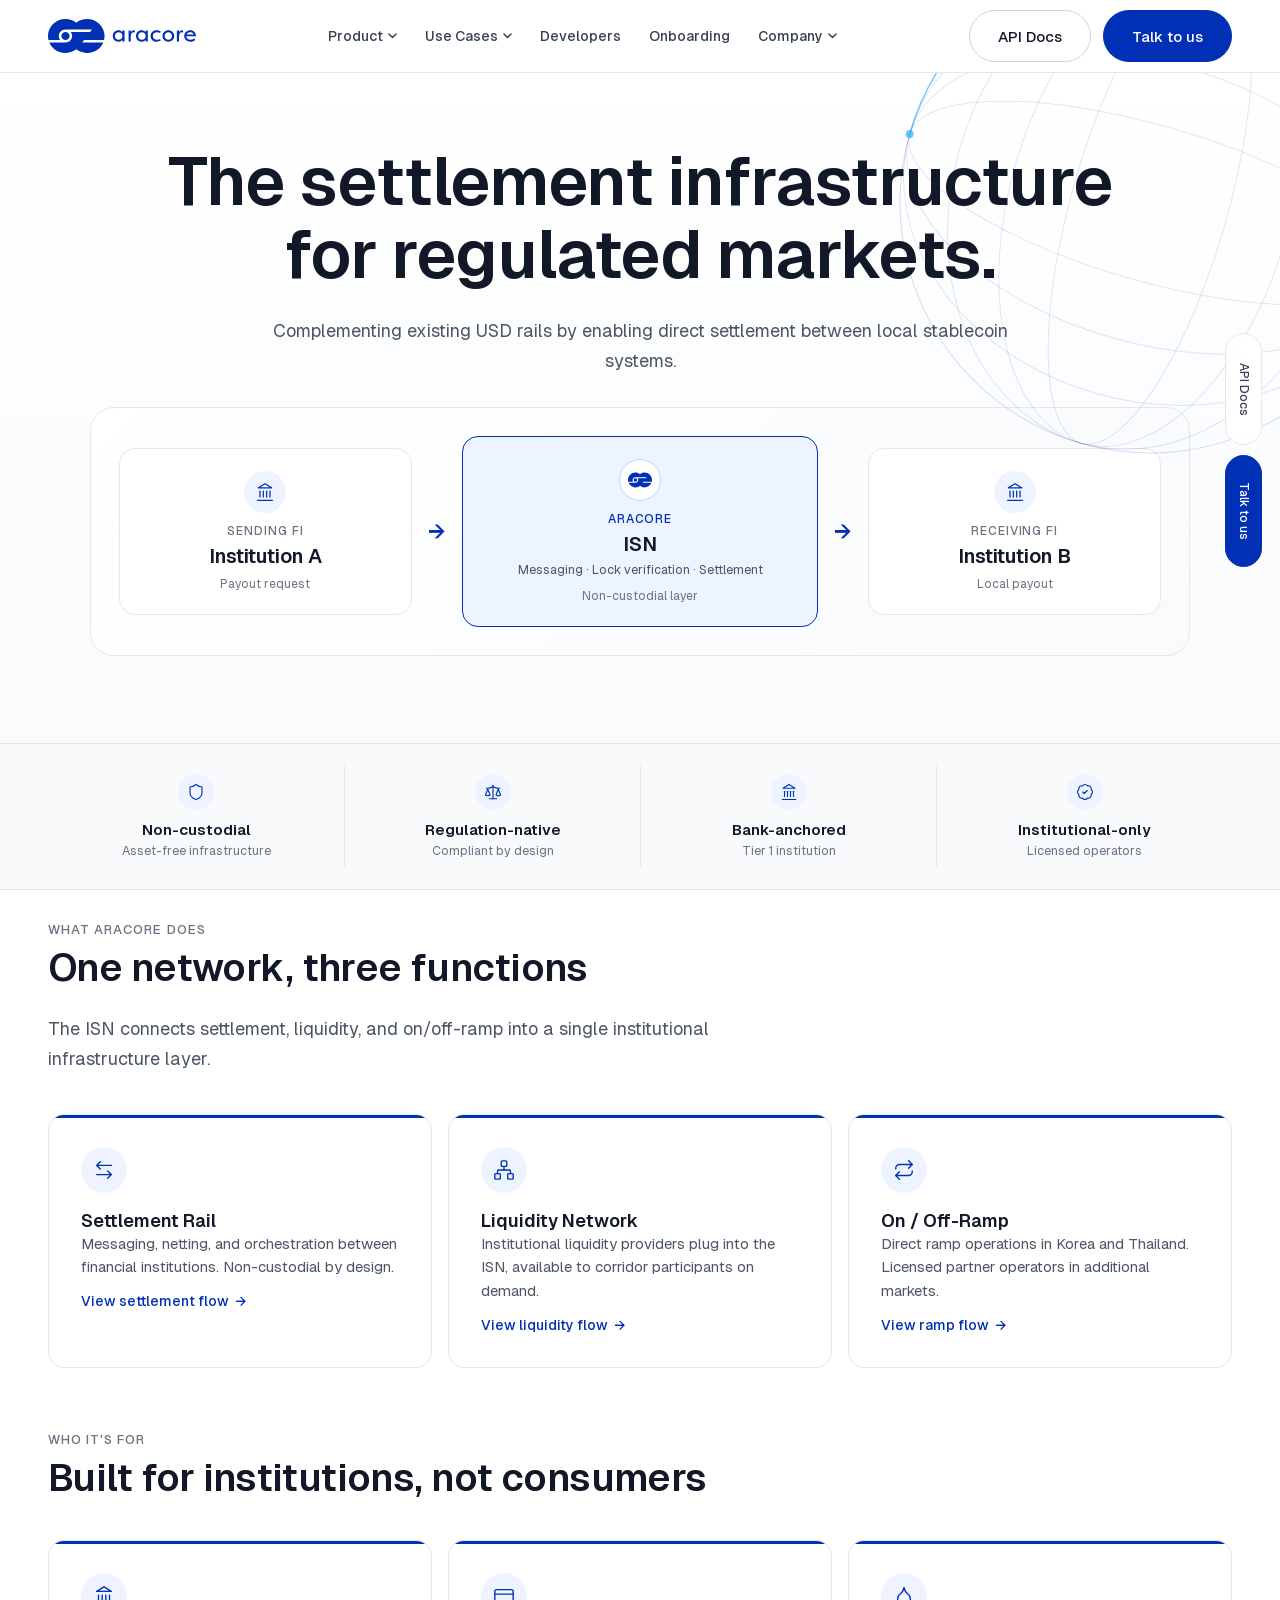
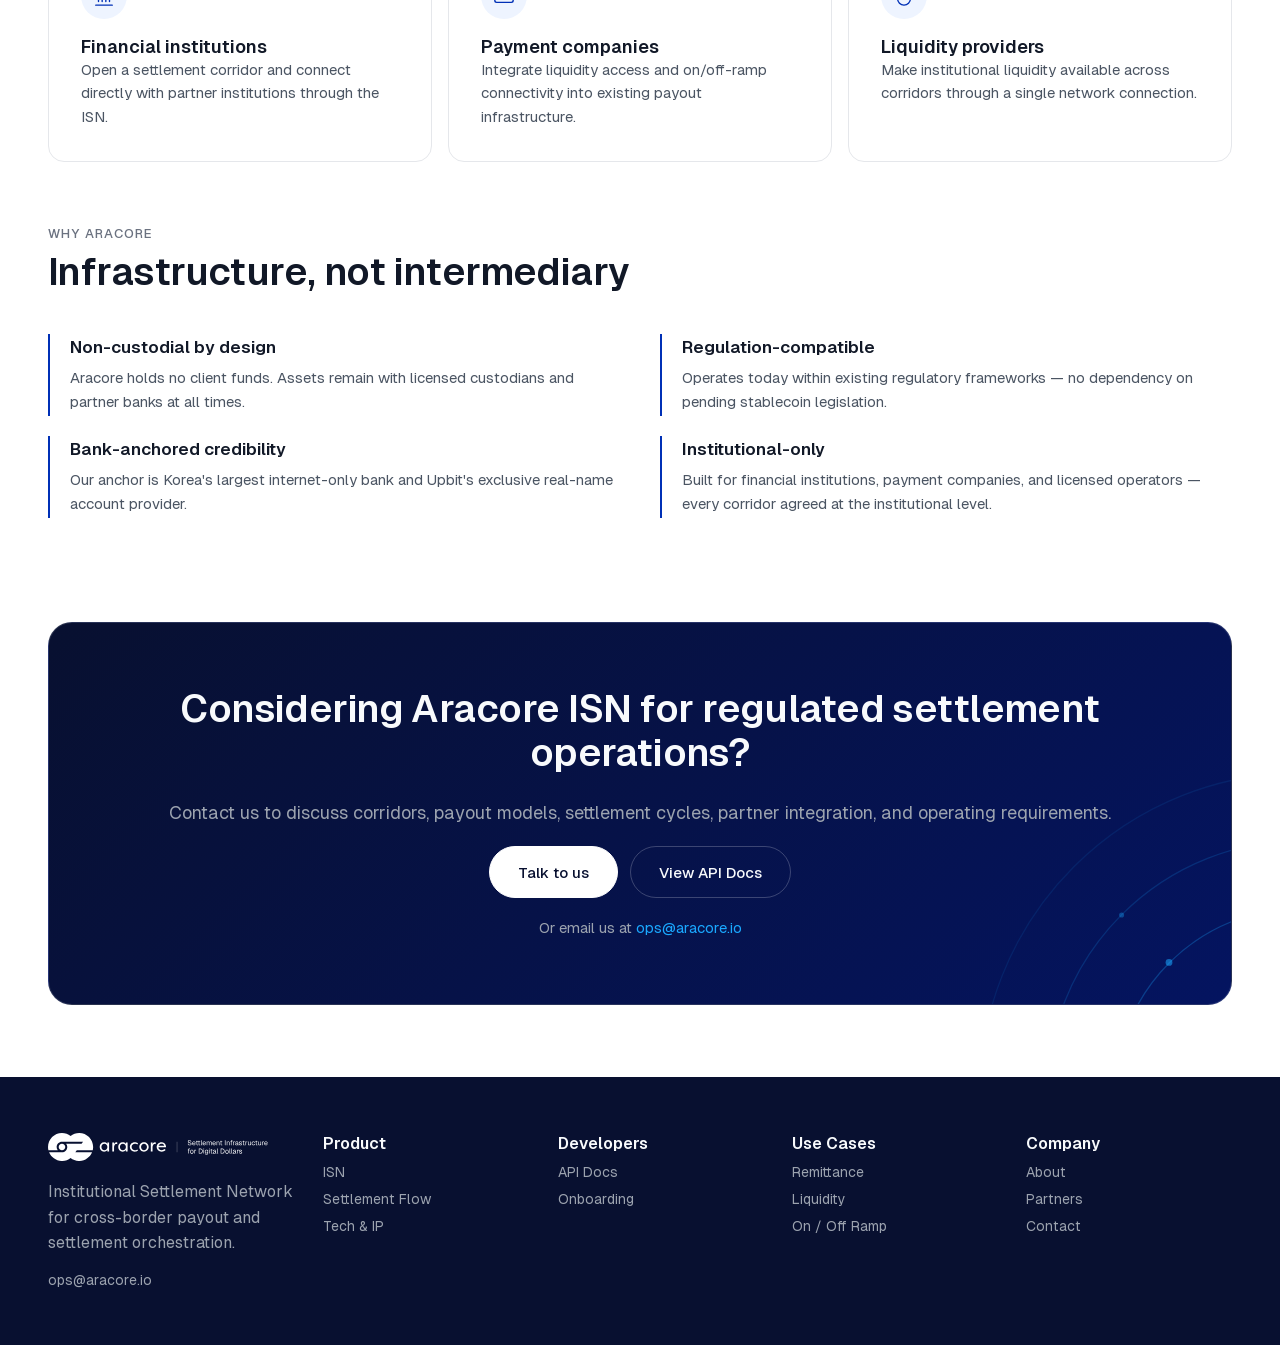
<file: index.html>
<!DOCTYPE html>
<html lang="en">
<head>
<meta charset="utf-8" />
<meta name="viewport" content="width=device-width, initial-scale=1" />
<title>Aracore - Stablecoin Settlement Infrastructure for Regulated Markets</title>
<meta name="description" content="Aracore provides stablecoin settlement infrastructure for regulated markets, connecting institutional payout, messaging, lock verification, and settlement orchestration." />
<meta property="og:title" content="Aracore - Stablecoin Settlement Infrastructure for Regulated Markets" />
<meta property="og:description" content="Aracore provides stablecoin settlement infrastructure for regulated markets, connecting institutional payout, messaging, lock verification, and settlement orchestration." />
<meta property="og:type" content="website" />
<meta property="og:site_name" content="Aracore" />
<meta property="og:image" content="https://www.aracore.io/brand/og-image.png" />
<meta name="twitter:card" content="summary" />
<meta name="twitter:title" content="Aracore - Stablecoin Settlement Infrastructure for Regulated Markets" />
<meta name="twitter:description" content="Aracore provides stablecoin settlement infrastructure for regulated markets, connecting institutional payout, messaging, lock verification, and settlement orchestration." />
<meta name="twitter:image" content="https://www.aracore.io/brand/og-image.png" />
<link rel="canonical" href="https://www.aracore.io/" />
<meta property="og:url" content="https://www.aracore.io/" />
<meta name="twitter:url" content="https://www.aracore.io/" />
<link rel="icon" href="favicon/favicon.ico" sizes="any" />
<link rel="icon" type="image/svg+xml" href="favicon/favicon.svg" />
<link rel="apple-touch-icon" href="favicon/apple-touch-icon.png" />
<link rel="manifest" href="site.webmanifest" />
<!-- Google tag (gtag.js) -->
<script async src="https://www.googletagmanager.com/gtag/js?id=G-5Y067726SX"></script>
<script>
  window.dataLayer = window.dataLayer || [];
  function gtag(){dataLayer.push(arguments);}
  gtag('js', new Date());

  gtag('config', 'G-5Y067726SX');
</script>
<link rel="stylesheet" href="styles.css" />
</head>
<body>
<div id="site-chrome-top"></div>
<main>
  <section class="hero" id="home">
    <svg class="hero-art" viewBox="0 0 560 560" fill="none" aria-hidden="true">
      <g transform="rotate(16 280 280)" stroke="#0030B6">
        <circle cx="280" cy="280" r="250" stroke-opacity=".16"/>
        <ellipse cx="280" cy="280" rx="250" ry="198" stroke-opacity=".12"/>
        <ellipse cx="280" cy="280" rx="250" ry="140" stroke-opacity=".12"/>
        <ellipse cx="280" cy="280" rx="250" ry="78" stroke-opacity=".12"/>
        <ellipse cx="280" cy="280" rx="198" ry="250" stroke-opacity=".12"/>
        <ellipse cx="280" cy="280" rx="140" ry="250" stroke-opacity=".12"/>
        <ellipse cx="280" cy="280" rx="78" ry="250" stroke-opacity=".12"/>
      </g>
      <g transform="rotate(16 280 280)">
        <path d="M30 280 A250 250 0 0 1 280 30" stroke="#1AA8FF" stroke-opacity=".5" stroke-width="1.5"/>
        <circle cx="280" cy="30" r="5" fill="#0030B6" fill-opacity=".5"/>
        <circle cx="30" cy="280" r="4" fill="#1AA8FF" fill-opacity=".65"/>
        <circle cx="457" cy="103" r="3.5" fill="#0030B6" fill-opacity=".35"/>
      </g>
    </svg>
    <div class="container">
      <div class="hero-copy">
        <h1>The settlement infrastructure for regulated markets.</h1>
        <p>Complementing existing USD rails by enabling direct settlement between local stablecoin systems.</p>
      </div>
      <div class="isn-diagram" role="img" aria-label="Aracore ISN sits as a non-custodial layer between a sending financial institution and a receiving financial institution.">
        <div class="isn-node">
          <span class="isn-ico"><svg viewBox="0 0 24 24" fill="none" stroke="currentColor" stroke-width="1.5" stroke-linecap="round" stroke-linejoin="round" aria-hidden="true"><line x1="3" x2="21" y1="22" y2="22"/><line x1="6" x2="6" y1="18" y2="11"/><line x1="10" x2="10" y1="18" y2="11"/><line x1="14" x2="14" y1="18" y2="11"/><line x1="18" x2="18" y1="18" y2="11"/><polygon points="12 2 20 7 4 7"/></svg></span>
          <span class="isn-role">Sending FI</span>
          <b class="isn-name">Institution A</b>
          <span class="isn-note">Payout request</span>
        </div>
        <span class="isn-arrow" aria-hidden="true">&rarr;</span>
        <div class="isn-node core">
          <span class="isn-ico"><img src="brand/aracore-symbol-default.svg" alt="" width="24" height="24"></span>
          <span class="isn-role">Aracore</span>
          <b class="isn-name">ISN</b>
          <span class="isn-sub">Messaging · Lock verification · Settlement</span>
          <span class="isn-note">Non-custodial layer</span>
        </div>
        <span class="isn-arrow" aria-hidden="true">&rarr;</span>
        <div class="isn-node">
          <span class="isn-ico"><svg viewBox="0 0 24 24" fill="none" stroke="currentColor" stroke-width="1.5" stroke-linecap="round" stroke-linejoin="round" aria-hidden="true"><line x1="3" x2="21" y1="22" y2="22"/><line x1="6" x2="6" y1="18" y2="11"/><line x1="10" x2="10" y1="18" y2="11"/><line x1="14" x2="14" y1="18" y2="11"/><line x1="18" x2="18" y1="18" y2="11"/><polygon points="12 2 20 7 4 7"/></svg></span>
          <span class="isn-role">Receiving FI</span>
          <b class="isn-name">Institution B</b>
          <span class="isn-note">Local payout</span>
        </div>
      </div>
    </div>
  </section>

  <section class="trait-strip" aria-label="Aracore infrastructure characteristics">
    <div class="container trait-grid">
      <div class="trait-item"><span class="trait-ico"><svg viewBox="0 0 24 24" fill="none" stroke="currentColor" stroke-width="1.5" stroke-linecap="round" stroke-linejoin="round" aria-hidden="true"><path d="M20 13c0 5-3.5 7.5-7.66 8.95a1 1 0 0 1-.67-.01C7.5 20.5 4 18 4 13V6a1 1 0 0 1 1-1c2 0 4.5-1.2 6.24-2.72a1.17 1.17 0 0 1 1.52 0C14.51 3.81 17 5 19 5a1 1 0 0 1 1 1z"/></svg></span><b>Non-custodial</b><small>Asset-free infrastructure</small></div>
      <div class="trait-item"><span class="trait-ico"><svg viewBox="0 0 24 24" fill="none" stroke="currentColor" stroke-width="1.5" stroke-linecap="round" stroke-linejoin="round" aria-hidden="true"><path d="m16 16 3-8 3 8c-.87.65-1.92 1-3 1s-2.13-.35-3-1Z"/><path d="m2 16 3-8 3 8c-.87.65-1.92 1-3 1s-2.13-.35-3-1Z"/><path d="M7 21h10"/><path d="M12 3v18"/><path d="M3 7h2c2 0 5-1 7-2 2 1 5 2 7 2h2"/></svg></span><b>Regulation-native</b><small>Compliant by design</small></div>
      <div class="trait-item"><span class="trait-ico"><svg viewBox="0 0 24 24" fill="none" stroke="currentColor" stroke-width="1.5" stroke-linecap="round" stroke-linejoin="round" aria-hidden="true"><line x1="3" x2="21" y1="22" y2="22"/><line x1="6" x2="6" y1="18" y2="11"/><line x1="10" x2="10" y1="18" y2="11"/><line x1="14" x2="14" y1="18" y2="11"/><line x1="18" x2="18" y1="18" y2="11"/><polygon points="12 2 20 7 4 7"/></svg></span><b>Bank-anchored</b><small>Tier 1 institution</small></div>
      <div class="trait-item"><span class="trait-ico"><svg viewBox="0 0 24 24" fill="none" stroke="currentColor" stroke-width="1.5" stroke-linecap="round" stroke-linejoin="round" aria-hidden="true"><path d="M3.85 8.62a4 4 0 0 1 4.78-4.77 4 4 0 0 1 6.74 0 4 4 0 0 1 4.78 4.78 4 4 0 0 1 0 6.74 4 4 0 0 1-4.77 4.78 4 4 0 0 1-6.75 0 4 4 0 0 1-4.78-4.77 4 4 0 0 1 0-6.76Z"/><path d="m9 12 2 2 4-4"/></svg></span><b>Institutional-only</b><small>Licensed operators</small></div>
    </div>
  </section>

  <section id="functions">
    <div class="container">
      <div class="section-head start">
        <div class="kicker">What Aracore does</div>
        <h2>One network, three functions</h2>
        <p>The ISN connects settlement, liquidity, and on/off-ramp into a single institutional infrastructure layer.</p>
      </div>
      <div class="use-grid">
        <div class="use-card">
          <div class="icon"><svg viewBox="0 0 24 24" fill="none" stroke="currentColor" stroke-width="1.5" stroke-linecap="round" stroke-linejoin="round" aria-hidden="true"><path d="M8 3 4 7l4 4"/><path d="M4 7h16"/><path d="m16 21 4-4-4-4"/><path d="M20 17H4"/></svg></div>
          <strong>Settlement Rail</strong>
          <p>Messaging, netting, and orchestration between financial institutions. Non-custodial by design.</p>
          <a class="card-link" href="product.html#flows">View settlement flow <span aria-hidden="true">&rarr;</span></a>
        </div>
        <div class="use-card">
          <div class="icon"><svg viewBox="0 0 24 24" fill="none" stroke="currentColor" stroke-width="1.5" stroke-linecap="round" stroke-linejoin="round" aria-hidden="true"><rect x="16" y="16" width="6" height="6" rx="1"/><rect x="2" y="16" width="6" height="6" rx="1"/><rect x="9" y="2" width="6" height="6" rx="1"/><path d="M5 16v-3a1 1 0 0 1 1-1h12a1 1 0 0 1 1 1v3"/><path d="M12 12V8"/></svg></div>
          <strong>Liquidity Network</strong>
          <p>Institutional liquidity providers plug into the ISN, available to corridor participants on demand.</p>
          <a class="card-link" href="usecases.html#liquidity">View liquidity flow <span aria-hidden="true">&rarr;</span></a>
        </div>
        <div class="use-card">
          <div class="icon"><svg viewBox="0 0 24 24" fill="none" stroke="currentColor" stroke-width="1.5" stroke-linecap="round" stroke-linejoin="round" aria-hidden="true"><path d="m17 2 4 4-4 4"/><path d="M3 11v-1a4 4 0 0 1 4-4h14"/><path d="m7 22-4-4 4-4"/><path d="M21 13v1a4 4 0 0 1-4 4H3"/></svg></div>
          <strong>On / Off-Ramp</strong>
          <p>Direct ramp operations in Korea and Thailand. Licensed partner operators in additional markets.</p>
          <a class="card-link" href="usecases.html#ramp">View ramp flow <span aria-hidden="true">&rarr;</span></a>
        </div>
      </div>
    </div>
  </section>

  <section id="audience">
    <div class="container">
      <div class="section-head start">
        <div class="kicker">Who it's for</div>
        <h2>Built for institutions, not consumers</h2>
      </div>
      <div class="use-grid">
        <div class="use-card"><div class="icon"><svg viewBox="0 0 24 24" fill="none" stroke="currentColor" stroke-width="1.5" stroke-linecap="round" stroke-linejoin="round" aria-hidden="true"><line x1="3" x2="21" y1="22" y2="22"/><line x1="6" x2="6" y1="18" y2="11"/><line x1="10" x2="10" y1="18" y2="11"/><line x1="14" x2="14" y1="18" y2="11"/><line x1="18" x2="18" y1="18" y2="11"/><polygon points="12 2 20 7 4 7"/></svg></div><strong>Financial institutions</strong><p>Open a settlement corridor and connect directly with partner institutions through the ISN.</p></div>
        <div class="use-card"><div class="icon"><svg viewBox="0 0 24 24" fill="none" stroke="currentColor" stroke-width="1.5" stroke-linecap="round" stroke-linejoin="round" aria-hidden="true"><rect width="20" height="14" x="2" y="5" rx="2"/><line x1="2" x2="22" y1="10" y2="10"/></svg></div><strong>Payment companies</strong><p>Integrate liquidity access and on/off-ramp connectivity into existing payout infrastructure.</p></div>
        <div class="use-card"><div class="icon"><svg viewBox="0 0 24 24" fill="none" stroke="currentColor" stroke-width="1.5" stroke-linecap="round" stroke-linejoin="round" aria-hidden="true"><path d="M12 22a7 7 0 0 0 7-7c0-2-1-3.9-3-5.5s-3.5-4-4-6.5c-.5 2.5-2 4.9-4 6.5C6 11.1 5 13 5 15a7 7 0 0 0 7 7z"/></svg></div><strong>Liquidity providers</strong><p>Make institutional liquidity available across corridors through a single network connection.</p></div>
      </div>
    </div>
  </section>

  <section id="why">
    <div class="container">
      <div class="section-head start">
        <div class="kicker">Why Aracore</div>
        <h2>Infrastructure, not intermediary</h2>
      </div>
      <div class="why-grid">
        <div class="why-item"><b>Non-custodial by design</b><p>Aracore holds no client funds. Assets remain with licensed custodians and partner banks at all times.</p></div>
        <div class="why-item"><b>Regulation-compatible</b><p>Operates today within existing regulatory frameworks — no dependency on pending stablecoin legislation.</p></div>
        <div class="why-item"><b>Bank-anchored credibility</b><p>Our anchor is Korea's largest internet-only bank and Upbit's exclusive real-name account provider.</p></div>
        <div class="why-item"><b>Institutional-only</b><p>Built for financial institutions, payment companies, and licensed operators — every corridor agreed at the institutional level.</p></div>
      </div>
    </div>
  </section>

  <section class="cta" id="contact">
  <div class="container">
    <div class="cta-box">
      <svg class="band-art" viewBox="0 0 520 420" fill="none" aria-hidden="true">
        <g stroke="#1AA8FF" stroke-width="1.5">
          <circle cx="520" cy="420" r="140" stroke-opacity=".38"/>
          <circle cx="520" cy="420" r="220" stroke-opacity=".28"/>
          <circle cx="520" cy="420" r="300" stroke-opacity=".18"/>
          <circle cx="520" cy="420" r="380" stroke-opacity=".1"/>
        </g>
        <circle cx="364" cy="264" r="4" fill="#1AA8FF" fill-opacity=".55"/>
        <circle cx="308" cy="208" r="3" fill="#1AA8FF" fill-opacity=".35"/>
      </svg>
      <div class="cta-inner">
        <h2>Considering Aracore ISN for regulated settlement operations?</h2>
        <p>Contact us to discuss corridors, payout models, settlement cycles, partner integration, and operating requirements.</p>
        <div class="hero-actions"><a class="btn primary" href="mailto:ops@aracore.io">Talk to us</a><a class="btn" href="developers.html">View API Docs</a></div>
        <p class="cta-email">Or email us at <a href="mailto:ops@aracore.io">ops@aracore.io</a></p>
      </div>
    </div>
  </div>
</section>
</main>
<div id="site-chrome-footer"></div>
<script src="site-chrome.js"></script>
</body>
</html>
</file>
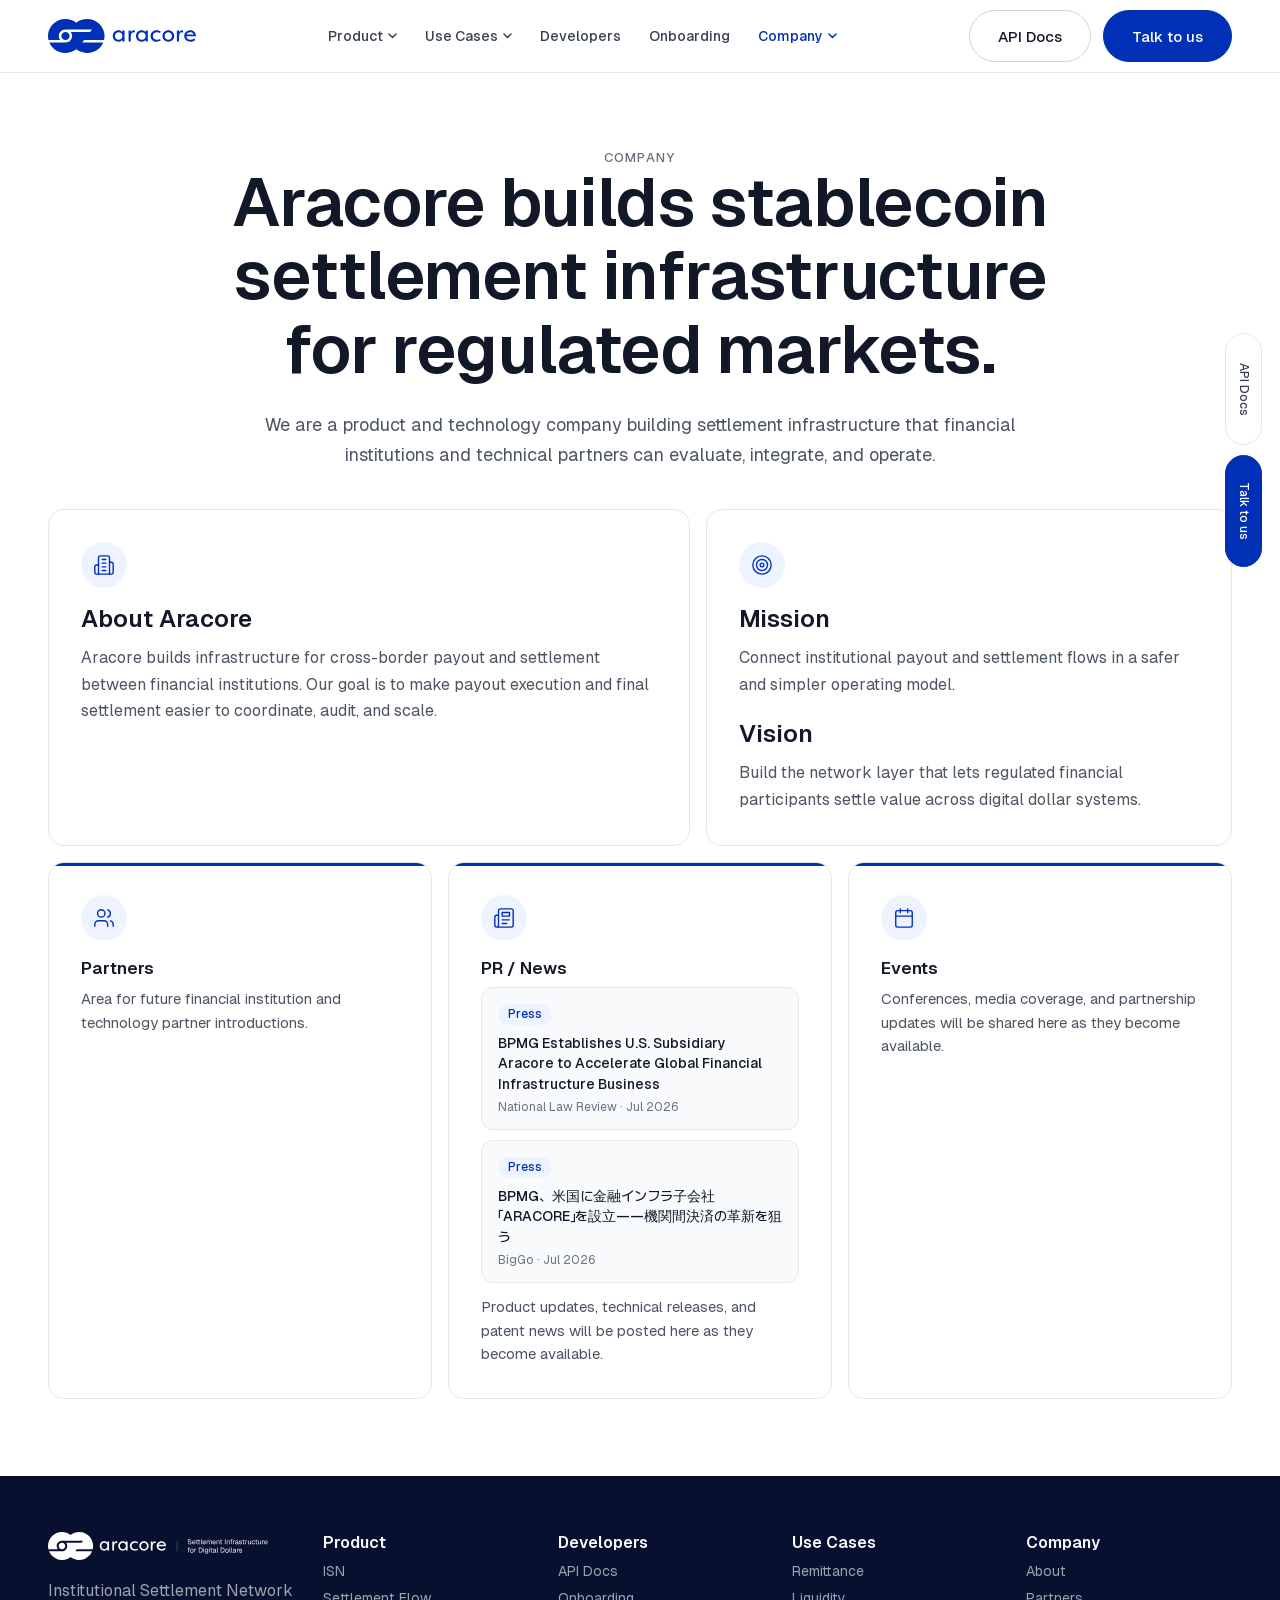
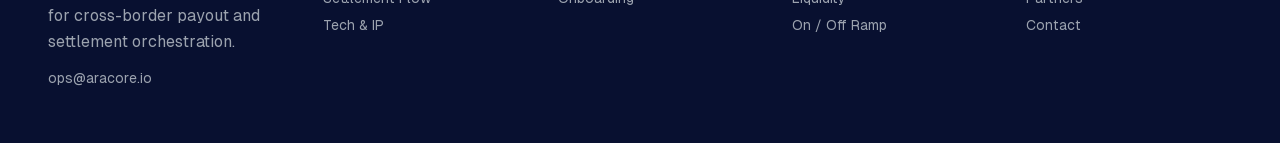
<file: company.html>
<!DOCTYPE html>
<html lang="en">
<head>
<meta charset="utf-8" />
<meta name="viewport" content="width=device-width, initial-scale=1" />
<title>Company - Aracore | Stablecoin Settlement Infrastructure for Regulated Markets</title>
<meta name="description" content="Aracore provides stablecoin settlement infrastructure for regulated markets, connecting institutional payout, messaging, lock verification, and settlement orchestration." />
<meta property="og:title" content="Company - Aracore | Stablecoin Settlement Infrastructure for Regulated Markets" />
<meta property="og:description" content="Aracore provides stablecoin settlement infrastructure for regulated markets, connecting institutional payout, messaging, lock verification, and settlement orchestration." />
<meta property="og:type" content="website" />
<meta property="og:site_name" content="Aracore" />
<meta property="og:image" content="https://www.aracore.io/brand/og-image.png" />
<meta name="twitter:card" content="summary" />
<meta name="twitter:title" content="Company - Aracore | Stablecoin Settlement Infrastructure for Regulated Markets" />
<meta name="twitter:description" content="Aracore provides stablecoin settlement infrastructure for regulated markets, connecting institutional payout, messaging, lock verification, and settlement orchestration." />
<meta name="twitter:image" content="https://www.aracore.io/brand/og-image.png" />
<link rel="canonical" href="https://www.aracore.io/company.html" />
<meta property="og:url" content="https://www.aracore.io/company.html" />
<meta name="twitter:url" content="https://www.aracore.io/company.html" />
<link rel="icon" href="favicon/favicon.ico" sizes="any" />
<link rel="icon" type="image/svg+xml" href="favicon/favicon.svg" />
<link rel="apple-touch-icon" href="favicon/apple-touch-icon.png" />
<link rel="manifest" href="site.webmanifest" />
<!-- Google tag (gtag.js) -->
<script async src="https://www.googletagmanager.com/gtag/js?id=G-5Y067726SX"></script>
<script>
  window.dataLayer = window.dataLayer || [];
  function gtag(){dataLayer.push(arguments);}
  gtag('js', new Date());

  gtag('config', 'G-5Y067726SX');
</script>
<link rel="stylesheet" href="styles.css" />
</head>
<body>
<div id="site-chrome-top"></div>
<main>
  <section id="company">
    <div class="container">
      <div class="section-head"><div class="kicker">Company</div><h1>Aracore builds stablecoin settlement infrastructure for regulated markets.</h1><p>We are a product and technology company building settlement infrastructure that financial institutions and technical partners can evaluate, integrate, and operate.</p></div>
      <div class="company-grid" id="about"><div class="company-card"><div class="icon"><svg viewBox="0 0 24 24" fill="none" stroke="currentColor" stroke-width="1.5" stroke-linecap="round" stroke-linejoin="round" aria-hidden="true"><path d="M6 22V4a2 2 0 0 1 2-2h8a2 2 0 0 1 2 2v18Z"/><path d="M6 12H4a2 2 0 0 0-2 2v6a2 2 0 0 0 2 2h2"/><path d="M18 9h2a2 2 0 0 1 2 2v9a2 2 0 0 1-2 2h-2"/><path d="M10 6h4"/><path d="M10 10h4"/><path d="M10 14h4"/><path d="M10 18h4"/></svg></div><h3>About Aracore</h3><p>Aracore builds infrastructure for cross-border payout and settlement between financial institutions. Our goal is to make payout execution and final settlement easier to coordinate, audit, and scale.</p></div><div class="company-card"><div class="icon"><svg viewBox="0 0 24 24" fill="none" stroke="currentColor" stroke-width="1.5" stroke-linecap="round" stroke-linejoin="round" aria-hidden="true"><circle cx="12" cy="12" r="10"/><circle cx="12" cy="12" r="6"/><circle cx="12" cy="12" r="2"/></svg></div><h3>Mission</h3><p>Connect institutional payout and settlement flows in a safer and simpler operating model.</p><br><h3>Vision</h3><p>Build the network layer that lets regulated financial participants settle value across digital dollar systems.</p></div></div>
      <div class="resource-grid" style="margin-top:16px"><div class="resource"><div class="icon"><svg viewBox="0 0 24 24" fill="none" stroke="currentColor" stroke-width="1.5" stroke-linecap="round" stroke-linejoin="round" aria-hidden="true"><path d="M16 21v-2a4 4 0 0 0-4-4H6a4 4 0 0 0-4 4v2"/><circle cx="9" cy="7" r="4"/><path d="M22 21v-2a4 4 0 0 0-3-3.87"/><path d="M16 3.13a4 4 0 0 1 0 7.75"/></svg></div><b>Partners</b><p>Area for future financial institution and technology partner introductions.</p></div><div class="resource" id="news"><div class="icon"><svg viewBox="0 0 24 24" fill="none" stroke="currentColor" stroke-width="1.5" stroke-linecap="round" stroke-linejoin="round" aria-hidden="true"><path d="M4 22h16a2 2 0 0 0 2-2V4a2 2 0 0 0-2-2H8a2 2 0 0 0-2 2v16a2 2 0 0 1-2 2Zm0 0a2 2 0 0 1-2-2v-9c0-1.1.9-2 2-2h2"/><path d="M18 14h-8"/><path d="M15 18h-5"/><path d="M10 6h8v4h-8V6Z"/></svg></div><b>PR / News</b><div class="news-list"><a class="news-item" href="https://natlawreview.com/press-releases/bpmg-establishes-us-subsidiary-aracore-accelerate-global-financial" target="_blank" rel="noopener"><span class="news-tag">Press</span><span class="news-title">BPMG Establishes U.S. Subsidiary Aracore to Accelerate Global Financial Infrastructure Business</span><span class="news-meta">National Law Review · Jul 2026</span></a><a class="news-item" href="https://finance.biggo.jp/news/d4a648ef-3039-4033-b447-a314c8181aa3" target="_blank" rel="noopener" hreflang="ja"><span class="news-tag">Press</span><span class="news-title" lang="ja">BPMG、米国に金融インフラ子会社「ARACORE」を設立——機関間決済の革新を狙う</span><span class="news-meta">BigGo · Jul 2026</span></a></div><p style="margin-top:12px">Product updates, technical releases, and patent news will be posted here as they become available.</p></div><div class="resource" id="events"><div class="icon"><svg viewBox="0 0 24 24" fill="none" stroke="currentColor" stroke-width="1.5" stroke-linecap="round" stroke-linejoin="round" aria-hidden="true"><path d="M8 2v4"/><path d="M16 2v4"/><rect width="18" height="18" x="3" y="4" rx="2"/><path d="M3 10h18"/></svg></div><b>Events</b><p>Conferences, media coverage, and partnership updates will be shared here as they become available.</p></div></div>
    </div>
  </section>
</main>
<div id="site-chrome-footer"></div>
<script src="site-chrome.js"></script>
</body>
</html>
</file>
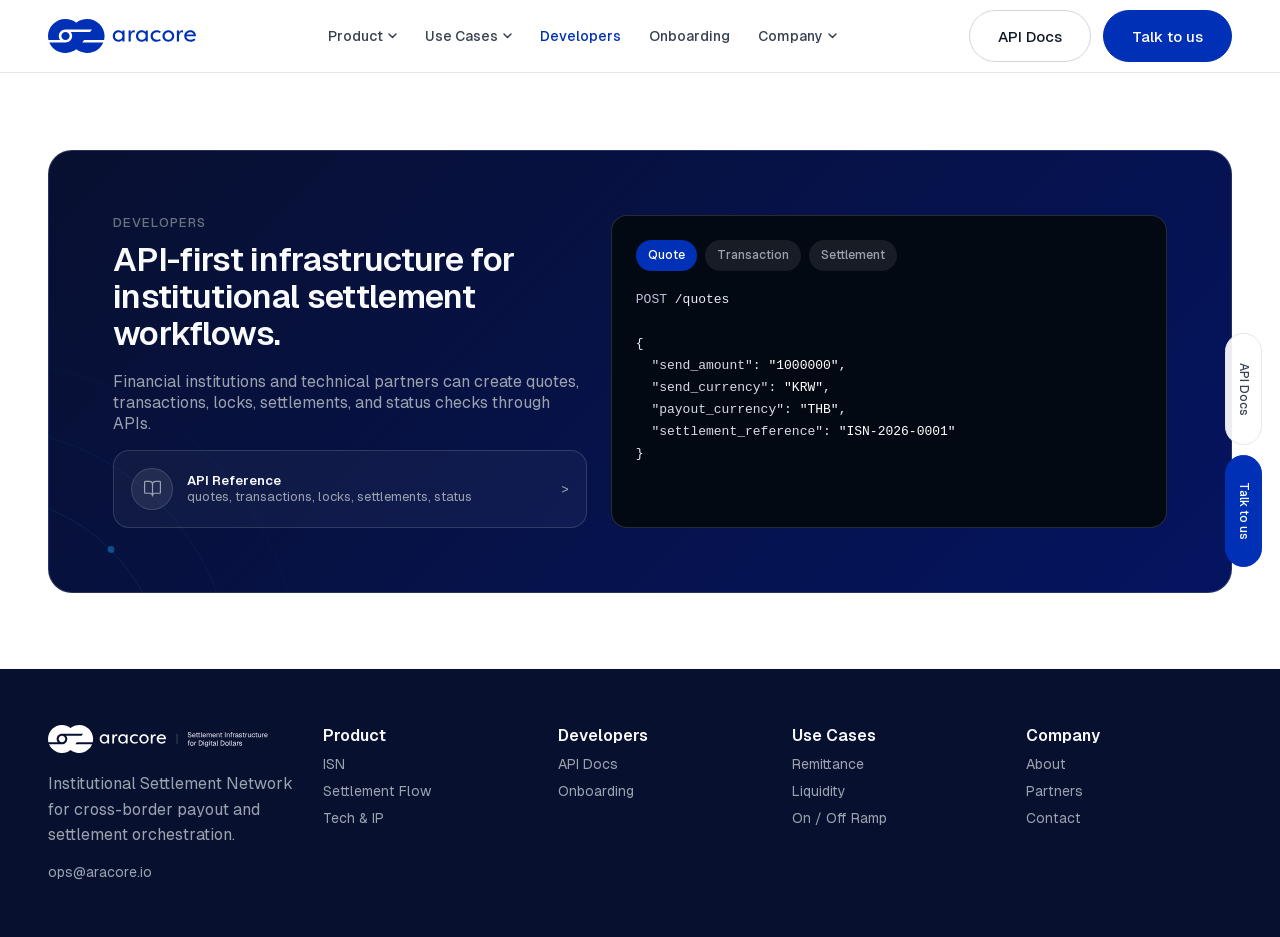
<file: developers.html>
<!DOCTYPE html>
<html lang="en">
<head>
<meta charset="utf-8" />
<meta name="viewport" content="width=device-width, initial-scale=1" />
<title>Developers - Aracore | Stablecoin Settlement Infrastructure for Regulated Markets</title>
<meta name="description" content="Aracore provides stablecoin settlement infrastructure for regulated markets, connecting institutional payout, messaging, lock verification, and settlement orchestration." />
<meta property="og:title" content="Developers - Aracore | Stablecoin Settlement Infrastructure for Regulated Markets" />
<meta property="og:description" content="Aracore provides stablecoin settlement infrastructure for regulated markets, connecting institutional payout, messaging, lock verification, and settlement orchestration." />
<meta property="og:type" content="website" />
<meta property="og:site_name" content="Aracore" />
<meta property="og:image" content="https://www.aracore.io/brand/og-image.png" />
<meta name="twitter:card" content="summary" />
<meta name="twitter:title" content="Developers - Aracore | Stablecoin Settlement Infrastructure for Regulated Markets" />
<meta name="twitter:description" content="Aracore provides stablecoin settlement infrastructure for regulated markets, connecting institutional payout, messaging, lock verification, and settlement orchestration." />
<meta name="twitter:image" content="https://www.aracore.io/brand/og-image.png" />
<link rel="canonical" href="https://www.aracore.io/developers.html" />
<meta property="og:url" content="https://www.aracore.io/developers.html" />
<meta name="twitter:url" content="https://www.aracore.io/developers.html" />
<link rel="icon" href="favicon/favicon.ico" sizes="any" />
<link rel="icon" type="image/svg+xml" href="favicon/favicon.svg" />
<link rel="apple-touch-icon" href="favicon/apple-touch-icon.png" />
<link rel="manifest" href="site.webmanifest" />
<!-- Google tag (gtag.js) -->
<script async src="https://www.googletagmanager.com/gtag/js?id=G-5Y067726SX"></script>
<script>
  window.dataLayer = window.dataLayer || [];
  function gtag(){dataLayer.push(arguments);}
  gtag('js', new Date());

  gtag('config', 'G-5Y067726SX');
</script>
<link rel="stylesheet" href="styles.css" />
</head>
<body>
<div id="site-chrome-top"></div>
<main>
  <section id="developers">
    <div class="container">
      <div class="dark-section">
        <svg class="band-art left" viewBox="0 0 520 420" fill="none" aria-hidden="true">
          <g stroke="#1AA8FF">
            <circle cx="520" cy="420" r="140" stroke-opacity=".2"/>
            <circle cx="520" cy="420" r="220" stroke-opacity=".14"/>
            <circle cx="520" cy="420" r="300" stroke-opacity=".09"/>
            <circle cx="520" cy="420" r="380" stroke-opacity=".05"/>
          </g>
          <circle cx="364" cy="264" r="4" fill="#1AA8FF" fill-opacity=".4"/>
        </svg>
        <div class="api-grid">
          <div><div class="kicker">Developers</div><h1>API-first infrastructure for institutional settlement workflows.</h1><p>Financial institutions and technical partners can create quotes, transactions, locks, settlements, and status checks through APIs.</p><div class="docs-list"><a class="doc-item" href="#api-reference" data-coming-soon><span class="doc-ico"><svg viewBox="0 0 24 24" fill="none" stroke="currentColor" stroke-width="1.5" stroke-linecap="round" stroke-linejoin="round" aria-hidden="true"><path d="M12 7v14"/><path d="M3 18a1 1 0 0 1-1-1V4a1 1 0 0 1 1-1h5a4 4 0 0 1 4 4 4 4 0 0 1 4-4h5a1 1 0 0 1 1 1v13a1 1 0 0 1-1 1h-6a3 3 0 0 0-3 3 3 3 0 0 0-3-3z"/></svg></span><span class="doc-text"><b>API Reference</b><span>quotes, transactions, locks, settlements, status</span></span><span>&gt;</span></a></div></div>
          <div class="code-panel"><div class="code-tabs"><span class="tab active">Quote</span><span class="tab">Transaction</span><span class="tab">Settlement</span></div><pre><code><span class="method">POST</span> /quotes

{
  <span class="key">"send_amount"</span>: <span class="str">"1000000"</span>,
  <span class="key">"send_currency"</span>: <span class="str">"KRW"</span>,
  <span class="key">"payout_currency"</span>: <span class="str">"THB"</span>,
  <span class="key">"settlement_reference"</span>: <span class="str">"ISN-2026-0001"</span>
}</code></pre></div>
        </div>
      </div>
    </div>
  </section>
</main>
<div id="site-chrome-footer"></div>
<script src="site-chrome.js"></script>
</body>
</html>
</file>
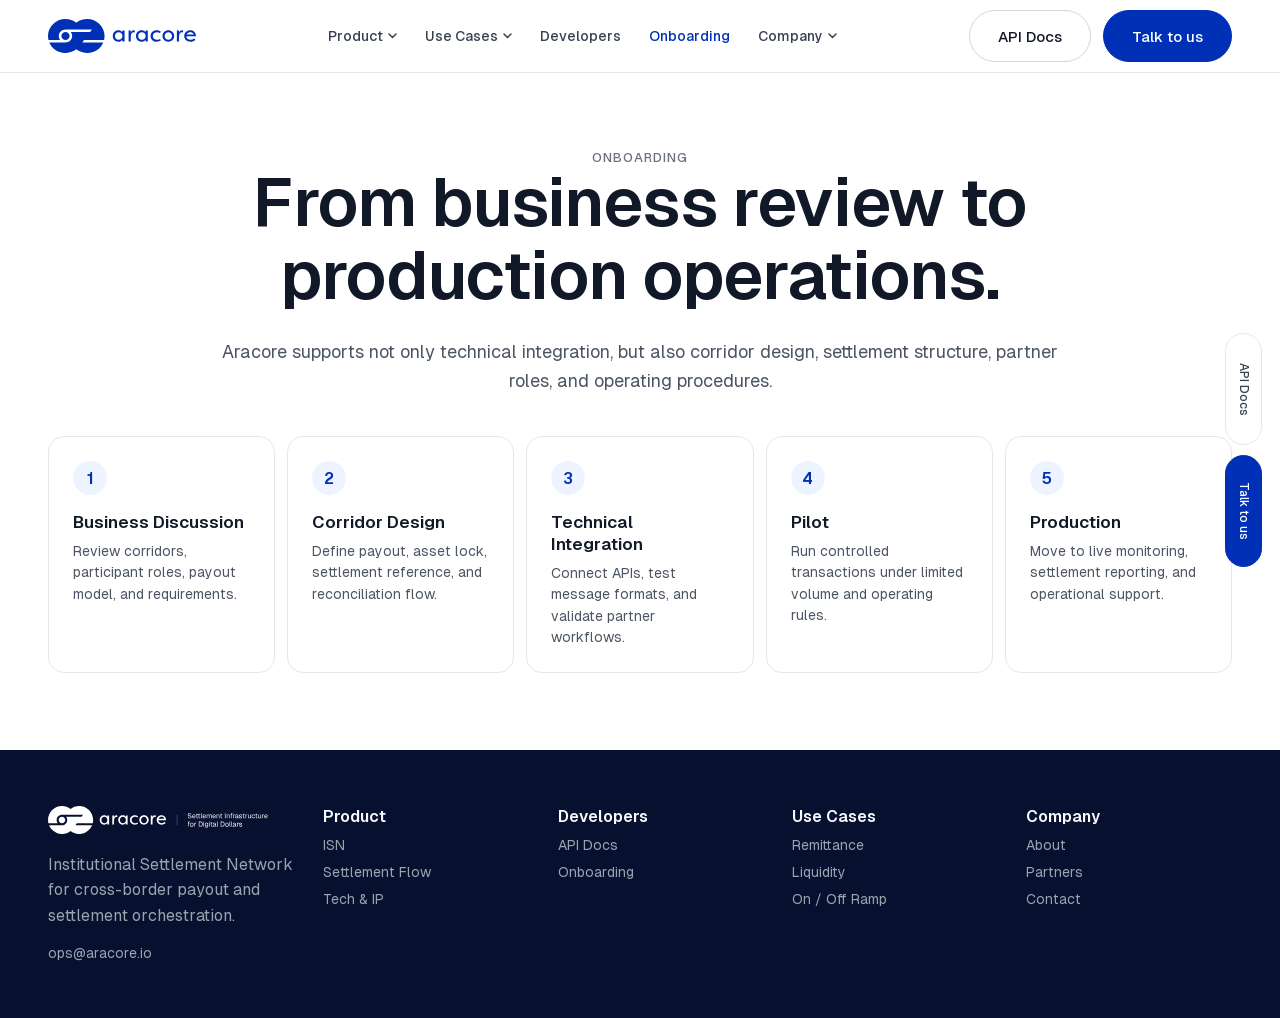
<file: onboarding.html>
<!DOCTYPE html>
<html lang="en">
<head>
<meta charset="utf-8" />
<meta name="viewport" content="width=device-width, initial-scale=1" />
<title>Onboarding - Aracore | Stablecoin Settlement Infrastructure for Regulated Markets</title>
<meta name="description" content="Aracore provides stablecoin settlement infrastructure for regulated markets, connecting institutional payout, messaging, lock verification, and settlement orchestration." />
<meta property="og:title" content="Onboarding - Aracore | Stablecoin Settlement Infrastructure for Regulated Markets" />
<meta property="og:description" content="Aracore provides stablecoin settlement infrastructure for regulated markets, connecting institutional payout, messaging, lock verification, and settlement orchestration." />
<meta property="og:type" content="website" />
<meta property="og:site_name" content="Aracore" />
<meta property="og:image" content="https://www.aracore.io/brand/og-image.png" />
<meta name="twitter:card" content="summary" />
<meta name="twitter:title" content="Onboarding - Aracore | Stablecoin Settlement Infrastructure for Regulated Markets" />
<meta name="twitter:description" content="Aracore provides stablecoin settlement infrastructure for regulated markets, connecting institutional payout, messaging, lock verification, and settlement orchestration." />
<meta name="twitter:image" content="https://www.aracore.io/brand/og-image.png" />
<link rel="canonical" href="https://www.aracore.io/onboarding.html" />
<meta property="og:url" content="https://www.aracore.io/onboarding.html" />
<meta name="twitter:url" content="https://www.aracore.io/onboarding.html" />
<link rel="icon" href="favicon/favicon.ico" sizes="any" />
<link rel="icon" type="image/svg+xml" href="favicon/favicon.svg" />
<link rel="apple-touch-icon" href="favicon/apple-touch-icon.png" />
<link rel="manifest" href="site.webmanifest" />
<!-- Google tag (gtag.js) -->
<script async src="https://www.googletagmanager.com/gtag/js?id=G-5Y067726SX"></script>
<script>
  window.dataLayer = window.dataLayer || [];
  function gtag(){dataLayer.push(arguments);}
  gtag('js', new Date());

  gtag('config', 'G-5Y067726SX');
</script>
<link rel="stylesheet" href="styles.css" />
</head>
<body>
<div id="site-chrome-top"></div>
<main>
  <section id="onboarding">
    <div class="container">
      <div class="section-head"><div class="kicker">Onboarding</div><h1>From business review to production operations.</h1><p>Aracore supports not only technical integration, but also corridor design, settlement structure, partner roles, and operating procedures.</p></div>
      <div class="onboard"><div class="step"><div class="num">1</div><h3>Business Discussion</h3><p>Review corridors, participant roles, payout model, and requirements.</p></div><div class="step"><div class="num">2</div><h3>Corridor Design</h3><p>Define payout, asset lock, settlement reference, and reconciliation flow.</p></div><div class="step"><div class="num">3</div><h3>Technical Integration</h3><p>Connect APIs, test message formats, and validate partner workflows.</p></div><div class="step"><div class="num">4</div><h3>Pilot</h3><p>Run controlled transactions under limited volume and operating rules.</p></div><div class="step"><div class="num">5</div><h3>Production</h3><p>Move to live monitoring, settlement reporting, and operational support.</p></div></div>
    </div>
  </section>
</main>
<div id="site-chrome-footer"></div>
<script src="site-chrome.js"></script>
</body>
</html>
</file>
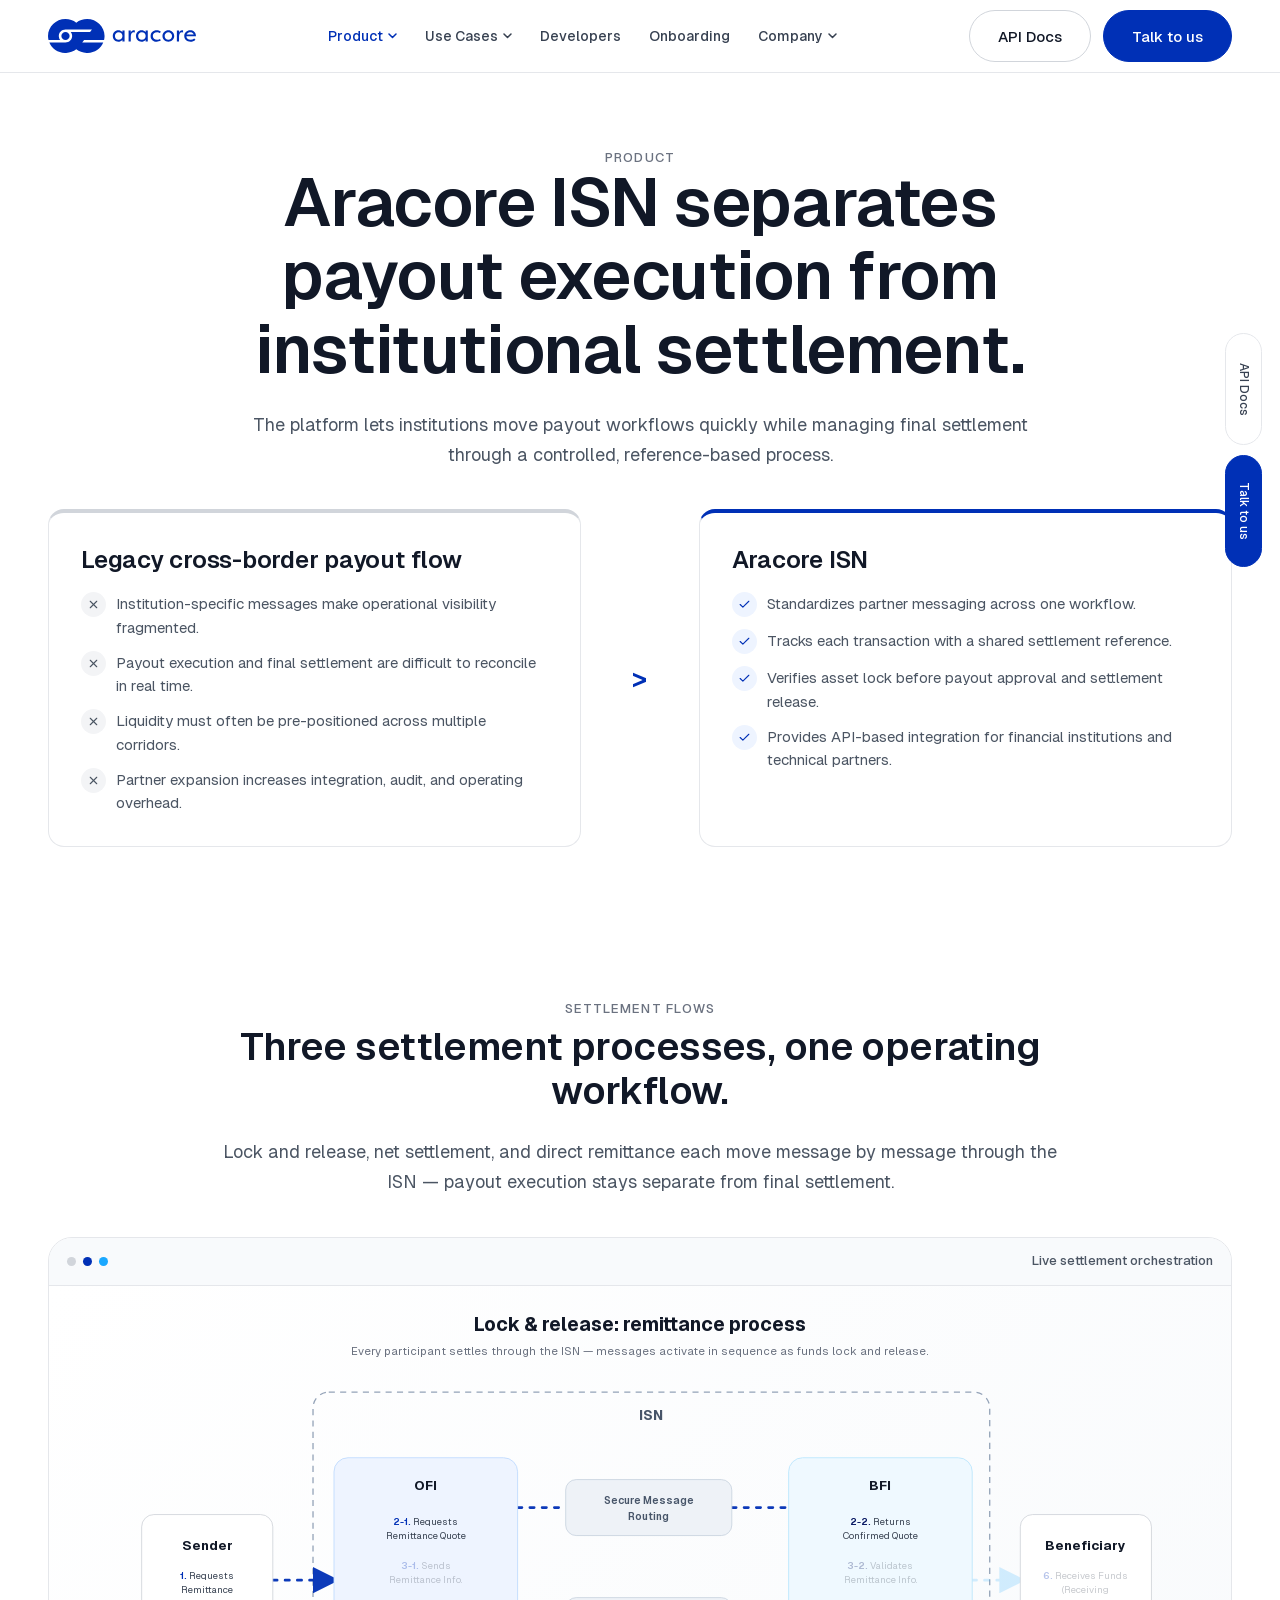
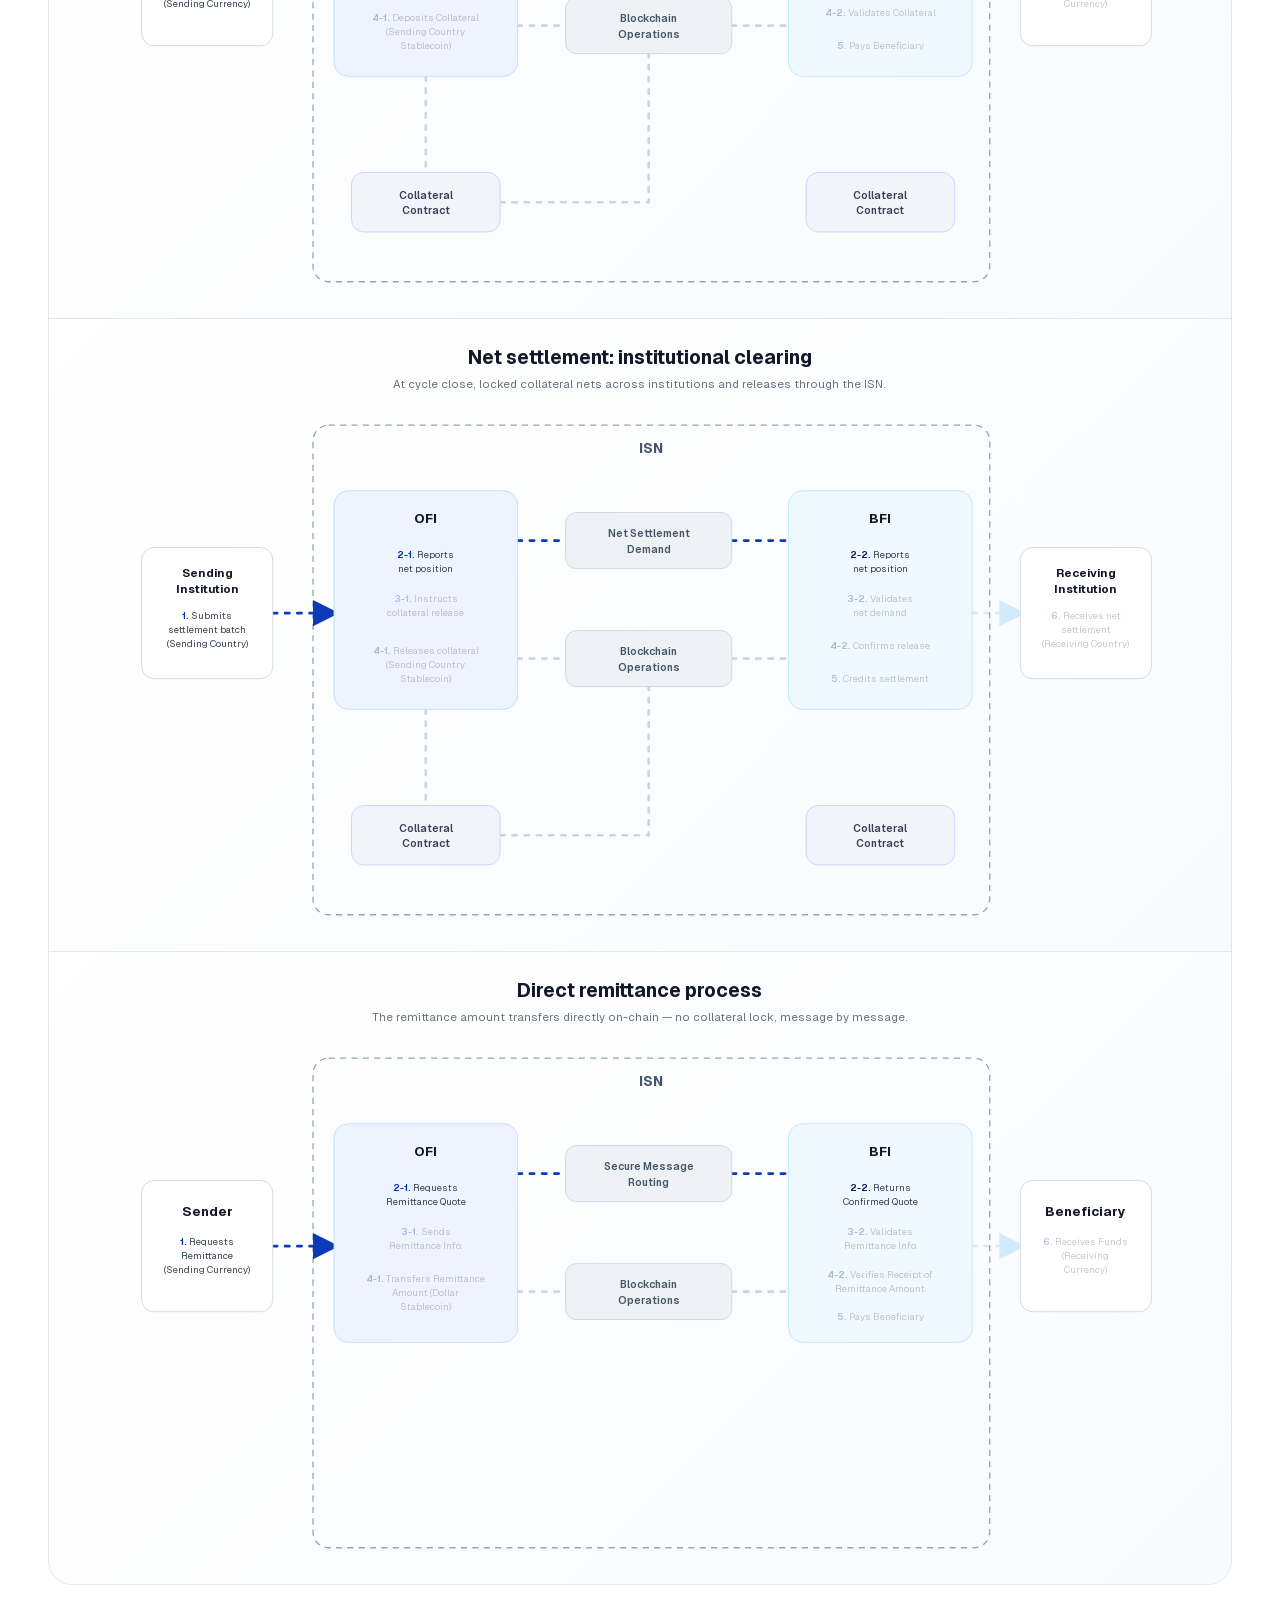
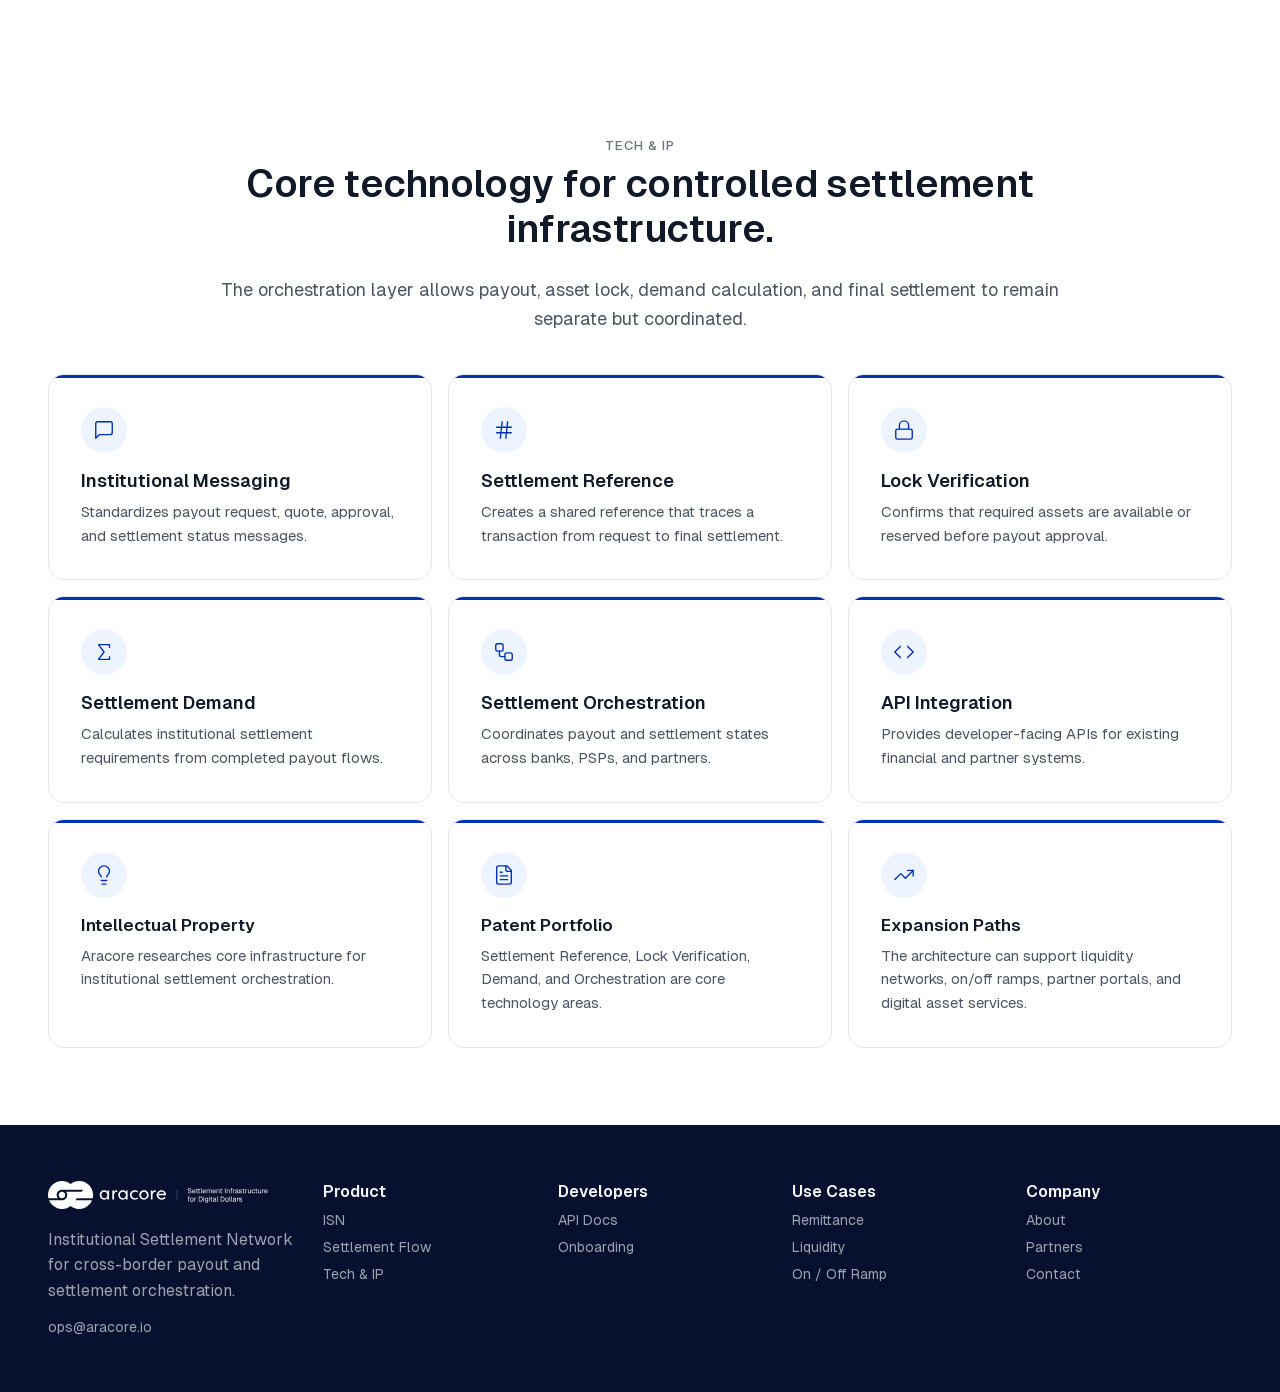
<file: product.html>
<!DOCTYPE html>
<html lang="en">
<head>
<meta charset="utf-8" />
<meta name="viewport" content="width=device-width, initial-scale=1" />
<title>Product - Aracore | Stablecoin Settlement Infrastructure for Regulated Markets</title>
<meta name="description" content="Aracore provides stablecoin settlement infrastructure for regulated markets, connecting institutional payout, messaging, lock verification, and settlement orchestration." />
<meta property="og:title" content="Product - Aracore | Stablecoin Settlement Infrastructure for Regulated Markets" />
<meta property="og:description" content="Aracore provides stablecoin settlement infrastructure for regulated markets, connecting institutional payout, messaging, lock verification, and settlement orchestration." />
<meta property="og:type" content="website" />
<meta property="og:site_name" content="Aracore" />
<meta property="og:image" content="https://www.aracore.io/brand/og-image.png" />
<meta name="twitter:card" content="summary" />
<meta name="twitter:title" content="Product - Aracore | Stablecoin Settlement Infrastructure for Regulated Markets" />
<meta name="twitter:description" content="Aracore provides stablecoin settlement infrastructure for regulated markets, connecting institutional payout, messaging, lock verification, and settlement orchestration." />
<meta name="twitter:image" content="https://www.aracore.io/brand/og-image.png" />
<link rel="canonical" href="https://www.aracore.io/product.html" />
<meta property="og:url" content="https://www.aracore.io/product.html" />
<meta name="twitter:url" content="https://www.aracore.io/product.html" />
<link rel="icon" href="favicon/favicon.ico" sizes="any" />
<link rel="icon" type="image/svg+xml" href="favicon/favicon.svg" />
<link rel="apple-touch-icon" href="favicon/apple-touch-icon.png" />
<link rel="manifest" href="site.webmanifest" />
<!-- Google tag (gtag.js) -->
<script async src="https://www.googletagmanager.com/gtag/js?id=G-5Y067726SX"></script>
<script>
  window.dataLayer = window.dataLayer || [];
  function gtag(){dataLayer.push(arguments);}
  gtag('js', new Date());

  gtag('config', 'G-5Y067726SX');
</script>
<link rel="stylesheet" href="styles.css" />
</head>
<body>
<div id="site-chrome-top"></div>
<main>
  <section id="product">
    <div class="container">
      <div class="section-head">
        <div class="kicker">Product</div>
        <h1>Aracore ISN separates payout execution from institutional settlement.</h1>
        <p>The platform lets institutions move payout workflows quickly while managing final settlement through a controlled, reference-based process.</p>
      </div>
      <div class="compare">
        <div class="compare-box old"><h3>Legacy cross-border payout flow</h3><div class="rows"><div class="row"><span class="badge red"><svg viewBox="0 0 24 24" fill="none" stroke="currentColor" stroke-width="2" stroke-linecap="round" stroke-linejoin="round" aria-hidden="true"><path d="M18 6 6 18"/><path d="m6 6 12 12"/></svg></span><span>Institution-specific messages make operational visibility fragmented.</span></div><div class="row"><span class="badge red"><svg viewBox="0 0 24 24" fill="none" stroke="currentColor" stroke-width="2" stroke-linecap="round" stroke-linejoin="round" aria-hidden="true"><path d="M18 6 6 18"/><path d="m6 6 12 12"/></svg></span><span>Payout execution and final settlement are difficult to reconcile in real time.</span></div><div class="row"><span class="badge red"><svg viewBox="0 0 24 24" fill="none" stroke="currentColor" stroke-width="2" stroke-linecap="round" stroke-linejoin="round" aria-hidden="true"><path d="M18 6 6 18"/><path d="m6 6 12 12"/></svg></span><span>Liquidity must often be pre-positioned across multiple corridors.</span></div><div class="row"><span class="badge red"><svg viewBox="0 0 24 24" fill="none" stroke="currentColor" stroke-width="2" stroke-linecap="round" stroke-linejoin="round" aria-hidden="true"><path d="M18 6 6 18"/><path d="m6 6 12 12"/></svg></span><span>Partner expansion increases integration, audit, and operating overhead.</span></div></div></div>
        <div class="arrow-mid">&gt;</div>
        <div class="compare-box new"><h3>Aracore ISN</h3><div class="rows"><div class="row"><span class="badge green"><svg viewBox="0 0 24 24" fill="none" stroke="currentColor" stroke-width="2" stroke-linecap="round" stroke-linejoin="round" aria-hidden="true"><path d="M20 6 9 17l-5-5"/></svg></span><span>Standardizes partner messaging across one workflow.</span></div><div class="row"><span class="badge green"><svg viewBox="0 0 24 24" fill="none" stroke="currentColor" stroke-width="2" stroke-linecap="round" stroke-linejoin="round" aria-hidden="true"><path d="M20 6 9 17l-5-5"/></svg></span><span>Tracks each transaction with a shared settlement reference.</span></div><div class="row"><span class="badge green"><svg viewBox="0 0 24 24" fill="none" stroke="currentColor" stroke-width="2" stroke-linecap="round" stroke-linejoin="round" aria-hidden="true"><path d="M20 6 9 17l-5-5"/></svg></span><span>Verifies asset lock before payout approval and settlement release.</span></div><div class="row"><span class="badge green"><svg viewBox="0 0 24 24" fill="none" stroke="currentColor" stroke-width="2" stroke-linecap="round" stroke-linejoin="round" aria-hidden="true"><path d="M20 6 9 17l-5-5"/></svg></span><span>Provides API-based integration for financial institutions and technical partners.</span></div></div></div>
      </div>
    </div>
  </section>

  <section id="flows">
    <div class="container">
      <div class="section-head">
        <div class="kicker">Settlement flows</div>
        <h2>Three settlement processes, one operating workflow.</h2>
        <p>Lock and release, net settlement, and direct remittance each move message by message through the ISN — payout execution stays separate from final settlement.</p>
      </div>
      <div class="demo-screen" id="flow">
  <div class="screen-head">
    <div class="dots"><span></span><span></span><span></span></div>
    <div class="screen-title">Live settlement orchestration</div>
  </div>
  <div class="flow-wrap">
    <svg class="flow-landscape" viewBox="0 0 1200 700" role="img" aria-labelledby="flow-title flow-desc">
      <title id="flow-title">Lock and release remittance process</title>
      <desc id="flow-desc">A remittance request moves from the sending institution through Aracore's ISN — secure message routing and blockchain-backed collateral — to the receiving institution and beneficiary, message by message.</desc>
      <defs>
        <marker id="arrow-blue" data-tone="blue" markerWidth="10" markerHeight="10" refX="8" refY="5" orient="auto"><path d="M0,0 L10,5 L0,10 Z"/></marker>
        <marker id="arrow-cyan" data-tone="cyan" markerWidth="10" markerHeight="10" refX="8" refY="5" orient="auto"><path d="M0,0 L10,5 L0,10 Z"/></marker>
        <marker id="arrow-deep" data-tone="deep" markerWidth="10" markerHeight="10" refX="8" refY="5" orient="auto"><path d="M0,0 L10,5 L0,10 Z"/></marker>
      </defs>
      <text x="600" y="40" text-anchor="middle" font-size="22" font-weight="700" fill="#111827">Lock &amp; release: remittance process</text>
      <text x="600" y="68" text-anchor="middle" font-size="13" fill="#6b7280">Every participant settles through the ISN — messages activate in sequence as funds lock and release.</text>

      <!-- ISN boundary -->
      <rect x="226" y="110" width="774" height="560" rx="18" style="fill:none;stroke:#94a3b8;stroke-width:1.5;stroke-dasharray:7 6"/>
      <text x="613" y="142" text-anchor="middle" font-size="16" font-weight="700" fill="#475569">ISN</text>

      <!-- flow connectors (activate in sequence) -->
      <path class="flowline" data-step="1" data-tone="blue" d="M180 325 H250" stroke-width="3" fill="none" marker-end="url(#arrow-blue)"/>
      <path class="flowline" data-step="2" data-tone="blue" d="M460 242 H515" stroke-width="3" fill="none"/>
      <path class="flowline" data-step="2" data-tone="blue" d="M705 242 H770" stroke-width="3" fill="none"/>
      <path class="flowline" data-step="6" data-tone="deep" d="M460 377 H515" stroke-width="3" fill="none"/>
      <path class="flowline" data-step="6" data-tone="deep" d="M705 377 H770" stroke-width="3" fill="none"/>
      <path class="flowline" data-step="6" data-tone="deep" d="M355 435 V545" stroke-width="3" fill="none"/>
      <path class="flowline" data-step="6" data-tone="deep" d="M440 579 H610 V409" stroke-width="3" fill="none"/>
      <path class="flowline" data-step="8" data-tone="cyan" d="M980 325 H1035" stroke-width="3" fill="none" marker-end="url(#arrow-cyan)"/>

      <!-- Sender -->
      <g class="box" transform="translate(0 0)">
        <rect x="30" y="250" width="150" height="150" rx="14"/>
        <text x="105" y="290" text-anchor="middle" font-size="15" font-weight="700" fill="#111827">Sender</text>
        <text class="label" data-step="1" text-anchor="middle" font-size="11" fill="#374151"><tspan x="105" y="324"><tspan fill="#0030b6" font-weight="600">1. </tspan>Requests</tspan><tspan x="105" y="340">Remittance</tspan><tspan x="105" y="356">(Sending Currency)</tspan></text>
      </g>

      <!-- OFI -->
      <g class="box" data-tone="blue">
        <rect x="250" y="185" width="210" height="250" rx="16"/>
        <text x="355" y="222" text-anchor="middle" font-size="15" font-weight="700" fill="#111827">OFI</text>
        <text class="label" data-step="2" text-anchor="middle" font-size="11" fill="#374151"><tspan x="355" y="262"><tspan fill="#0030b6" font-weight="600">2-1. </tspan>Requests</tspan><tspan x="355" y="278">Remittance Quote</tspan></text>
        <text class="label" data-step="4" text-anchor="middle" font-size="11" fill="#374151"><tspan x="355" y="312"><tspan fill="#0030b6" font-weight="600">3-1. </tspan>Sends</tspan><tspan x="355" y="328">Remittance Info.</tspan></text>
        <text class="label" data-step="6" text-anchor="middle" font-size="11" fill="#374151"><tspan x="355" y="372"><tspan fill="#041460" font-weight="600">4-1. </tspan>Deposits Collateral</tspan><tspan x="355" y="388">(Sending Country</tspan><tspan x="355" y="404">Stablecoin)</tspan></text>
      </g>

      <!-- Secure Message Routing -->
      <g class="box">
        <rect x="515" y="210" width="190" height="64" rx="12" style="fill:#eef2f7;stroke:#cbd5e1"/>
        <text x="610" y="238" text-anchor="middle" font-size="12" font-weight="600" fill="#475569">Secure Message</text>
        <text x="610" y="256" text-anchor="middle" font-size="12" font-weight="600" fill="#475569">Routing</text>
      </g>

      <!-- Blockchain Operations -->
      <g class="box">
        <rect x="515" y="345" width="190" height="64" rx="12" style="fill:#eef2f7;stroke:#cbd5e1"/>
        <text x="610" y="373" text-anchor="middle" font-size="12" font-weight="600" fill="#475569">Blockchain</text>
        <text x="610" y="391" text-anchor="middle" font-size="12" font-weight="600" fill="#475569">Operations</text>
      </g>

      <!-- BFI -->
      <g class="box" data-tone="cyan">
        <rect x="770" y="185" width="210" height="250" rx="16"/>
        <text x="875" y="222" text-anchor="middle" font-size="15" font-weight="700" fill="#111827">BFI</text>
        <text class="label" data-step="3" text-anchor="middle" font-size="11" fill="#374151"><tspan x="875" y="262"><tspan fill="#041460" font-weight="600">2-2. </tspan>Returns</tspan><tspan x="875" y="278">Confirmed Quote</tspan></text>
        <text class="label" data-step="5" text-anchor="middle" font-size="11" fill="#374151"><tspan x="875" y="312"><tspan fill="#041460" font-weight="600">3-2. </tspan>Validates</tspan><tspan x="875" y="328">Remittance Info.</tspan></text>
        <text class="label" data-step="7" text-anchor="middle" font-size="11" fill="#374151"><tspan x="875" y="366"><tspan fill="#041460" font-weight="600">4-2. </tspan>Validates Collateral</tspan></text>
        <text class="label" data-step="8" text-anchor="middle" font-size="11" fill="#374151"><tspan x="875" y="404"><tspan fill="#0030b6" font-weight="600">5. </tspan>Pays Beneficiary</tspan></text>
      </g>

      <!-- Collateral contracts -->
      <g class="box" data-tone="deep">
        <rect x="270" y="545" width="170" height="68" rx="14"/>
        <text x="355" y="575" text-anchor="middle" font-size="12" font-weight="600" fill="#374151">Collateral</text>
        <text x="355" y="593" text-anchor="middle" font-size="12" font-weight="600" fill="#374151">Contract</text>
      </g>
      <g class="box" data-tone="deep">
        <rect x="790" y="545" width="170" height="68" rx="14"/>
        <text x="875" y="575" text-anchor="middle" font-size="12" font-weight="600" fill="#374151">Collateral</text>
        <text x="875" y="593" text-anchor="middle" font-size="12" font-weight="600" fill="#374151">Contract</text>
      </g>

      <!-- Beneficiary -->
      <g class="box">
        <rect x="1035" y="250" width="150" height="150" rx="14"/>
        <text x="1110" y="290" text-anchor="middle" font-size="15" font-weight="700" fill="#111827">Beneficiary</text>
        <text class="label" data-step="9" text-anchor="middle" font-size="11" fill="#374151"><tspan x="1110" y="324"><tspan fill="#0030b6" font-weight="600">6. </tspan>Receives Funds</tspan><tspan x="1110" y="340">(Receiving</tspan><tspan x="1110" y="356">Currency)</tspan></text>
      </g>
    </svg>

    <svg class="flow-portrait" viewBox="0 0 480 1180" role="img" aria-labelledby="flow-title-v flow-desc-v">
      <title id="flow-title-v">Lock and release remittance process</title>
      <desc id="flow-desc-v">A remittance request moves from the sending institution through Aracore's ISN to the receiving institution and beneficiary, message by message.</desc>
      <defs>
        <marker id="arrow-blue-v" data-tone="blue" markerWidth="7" markerHeight="7" refX="6" refY="3.5" orient="auto"><path d="M0,0 L7,3.5 L0,7 Z"/></marker>
        <marker id="arrow-cyan-v" data-tone="cyan" markerWidth="7" markerHeight="7" refX="6" refY="3.5" orient="auto"><path d="M0,0 L7,3.5 L0,7 Z"/></marker>
        <marker id="arrow-deep-v" data-tone="deep" markerWidth="7" markerHeight="7" refX="6" refY="3.5" orient="auto"><path d="M0,0 L7,3.5 L0,7 Z"/></marker>
      </defs>
      <text x="240" y="32" text-anchor="middle" font-size="15" font-weight="700" fill="#111827">Lock &amp; release: remittance process</text>
      <text x="240" y="52" text-anchor="middle" font-size="10.5" fill="#6b7280">Messages activate in sequence through the ISN.</text>

      <!-- ISN boundary -->
      <rect x="28" y="214" width="424" height="730" rx="16" style="fill:none;stroke:#94a3b8;stroke-width:1.5;stroke-dasharray:7 6"/>
      <text x="240" y="240" text-anchor="middle" font-size="13" font-weight="700" fill="#475569">ISN</text>

      <!-- connectors -->
      <path class="flowline" data-step="1" data-tone="blue" d="M240 172 V214" stroke-width="2" fill="none" marker-end="url(#arrow-blue-v)"/>
      <path class="flowline" data-step="2" data-tone="blue" d="M240 438 V470" stroke-width="2" fill="none"/>
      <path class="flowline" data-step="6" data-tone="deep" d="M240 520 V548" stroke-width="2" fill="none"/>
      <path class="flowline" data-step="6" data-tone="deep" d="M240 598 V628" stroke-width="2" fill="none"/>
      <path class="flowline" data-step="6" data-tone="deep" d="M142 860 V598" stroke-width="2" fill="none"/>
      <path class="flowline" data-step="8" data-tone="cyan" d="M240 824 V980" stroke-width="2" fill="none" marker-end="url(#arrow-cyan-v)"/>

      <!-- Sender -->
      <g class="box">
        <rect x="160" y="80" width="160" height="92" rx="12"/>
        <text x="240" y="112" text-anchor="middle" font-size="13" font-weight="700" fill="#111827">Sender</text>
        <text class="label" data-step="1" text-anchor="middle" font-size="10.5" fill="#374151"><tspan x="240" y="136"><tspan fill="#0030b6" font-weight="600">1. </tspan>Requests Remittance</tspan><tspan x="240" y="151">(Sending Currency)</tspan></text>
      </g>

      <!-- OFI -->
      <g class="box" data-tone="blue">
        <rect x="54" y="262" width="372" height="176" rx="16"/>
        <text x="240" y="292" text-anchor="middle" font-size="13" font-weight="700" fill="#111827">OFI</text>
        <text class="label" data-step="2" text-anchor="middle" font-size="10.5" fill="#374151"><tspan x="240" y="320"><tspan fill="#0030b6" font-weight="600">2-1. </tspan>Requests Remittance Quote</tspan></text>
        <text class="label" data-step="4" text-anchor="middle" font-size="10.5" fill="#374151"><tspan x="240" y="362"><tspan fill="#0030b6" font-weight="600">3-1. </tspan>Sends Remittance Info.</tspan></text>
        <text class="label" data-step="6" text-anchor="middle" font-size="10.5" fill="#374151"><tspan x="240" y="404"><tspan fill="#041460" font-weight="600">4-1. </tspan>Deposits Collateral</tspan><tspan x="240" y="419">(Sending Country Stablecoin)</tspan></text>
      </g>

      <!-- Secure Message Routing -->
      <g class="box">
        <rect x="120" y="470" width="240" height="50" rx="12" style="fill:#eef2f7;stroke:#cbd5e1"/>
        <text x="240" y="500" text-anchor="middle" font-size="11.5" font-weight="600" fill="#475569">Secure Message Routing</text>
      </g>

      <!-- Blockchain Operations -->
      <g class="box">
        <rect x="120" y="548" width="240" height="50" rx="12" style="fill:#eef2f7;stroke:#cbd5e1"/>
        <text x="240" y="578" text-anchor="middle" font-size="11.5" font-weight="600" fill="#475569">Blockchain Operations</text>
      </g>

      <!-- BFI -->
      <g class="box" data-tone="cyan">
        <rect x="54" y="628" width="372" height="196" rx="16"/>
        <text x="240" y="658" text-anchor="middle" font-size="13" font-weight="700" fill="#111827">BFI</text>
        <text class="label" data-step="3" text-anchor="middle" font-size="10.5" fill="#374151"><tspan x="240" y="686"><tspan fill="#041460" font-weight="600">2-2. </tspan>Returns Confirmed Quote</tspan></text>
        <text class="label" data-step="5" text-anchor="middle" font-size="10.5" fill="#374151"><tspan x="240" y="726"><tspan fill="#041460" font-weight="600">3-2. </tspan>Validates Remittance Info.</tspan></text>
        <text class="label" data-step="7" text-anchor="middle" font-size="10.5" fill="#374151"><tspan x="240" y="766"><tspan fill="#041460" font-weight="600">4-2. </tspan>Validates Collateral</tspan></text>
        <text class="label" data-step="8" text-anchor="middle" font-size="10.5" fill="#374151"><tspan x="240" y="800"><tspan fill="#0030b6" font-weight="600">5. </tspan>Pays Beneficiary</tspan></text>
      </g>

      <!-- Collateral contracts -->
      <g class="box" data-tone="deep">
        <rect x="54" y="860" width="176" height="56" rx="12"/>
        <text x="142" y="893" text-anchor="middle" font-size="11" font-weight="600" fill="#374151">Collateral Contract</text>
      </g>
      <g class="box" data-tone="deep">
        <rect x="250" y="860" width="176" height="56" rx="12"/>
        <text x="338" y="893" text-anchor="middle" font-size="11" font-weight="600" fill="#374151">Collateral Contract</text>
      </g>

      <!-- Beneficiary -->
      <g class="box">
        <rect x="160" y="980" width="160" height="92" rx="12"/>
        <text x="240" y="1012" text-anchor="middle" font-size="13" font-weight="700" fill="#111827">Beneficiary</text>
        <text class="label" data-step="9" text-anchor="middle" font-size="10.5" fill="#374151"><tspan x="240" y="1036"><tspan fill="#0030b6" font-weight="600">6. </tspan>Receives Funds</tspan><tspan x="240" y="1051">(Receiving Currency)</tspan></text>
      </g>
    </svg>
  </div>
  <div class="flow-wrap">
    <svg class="flow-landscape" viewBox="0 0 1200 700" role="img" aria-labelledby="settle-title settle-desc">
      <title id="settle-title">Net settlement clearing process</title>
      <desc id="settle-desc">At the end of a settlement cycle, locked collateral is netted across institutions and released through Aracore's ISN — net settlement demand, blockchain-backed release, and credit — message by message.</desc>
      <defs>
        <marker id="s-arrow-blue" data-tone="blue" markerWidth="10" markerHeight="10" refX="8" refY="5" orient="auto"><path d="M0,0 L10,5 L0,10 Z"/></marker>
        <marker id="s-arrow-cyan" data-tone="cyan" markerWidth="10" markerHeight="10" refX="8" refY="5" orient="auto"><path d="M0,0 L10,5 L0,10 Z"/></marker>
        <marker id="s-arrow-deep" data-tone="deep" markerWidth="10" markerHeight="10" refX="8" refY="5" orient="auto"><path d="M0,0 L10,5 L0,10 Z"/></marker>
      </defs>
      <text x="600" y="40" text-anchor="middle" font-size="22" font-weight="700" fill="#111827">Net settlement: institutional clearing</text>
      <text x="600" y="68" text-anchor="middle" font-size="13" fill="#6b7280">At cycle close, locked collateral nets across institutions and releases through the ISN.</text>

      <!-- ISN boundary -->
      <rect x="226" y="110" width="774" height="560" rx="18" style="fill:none;stroke:#94a3b8;stroke-width:1.5;stroke-dasharray:7 6"/>
      <text x="613" y="142" text-anchor="middle" font-size="16" font-weight="700" fill="#475569">ISN</text>

      <!-- flow connectors (activate in sequence) -->
      <path class="flowline" data-step="1" data-tone="blue" d="M180 325 H250" stroke-width="3" fill="none" marker-end="url(#s-arrow-blue)"/>
      <path class="flowline" data-step="2" data-tone="blue" d="M460 242 H515" stroke-width="3" fill="none"/>
      <path class="flowline" data-step="2" data-tone="blue" d="M705 242 H770" stroke-width="3" fill="none"/>
      <path class="flowline" data-step="6" data-tone="deep" d="M460 377 H515" stroke-width="3" fill="none"/>
      <path class="flowline" data-step="6" data-tone="deep" d="M705 377 H770" stroke-width="3" fill="none"/>
      <path class="flowline" data-step="6" data-tone="deep" d="M355 435 V545" stroke-width="3" fill="none"/>
      <path class="flowline" data-step="6" data-tone="deep" d="M440 579 H610 V409" stroke-width="3" fill="none"/>
      <path class="flowline" data-step="8" data-tone="cyan" d="M980 325 H1035" stroke-width="3" fill="none" marker-end="url(#s-arrow-cyan)"/>

      <!-- Sending Institution -->
      <g class="box">
        <rect x="30" y="250" width="150" height="150" rx="14"/>
        <text x="105" y="284" text-anchor="middle" font-size="13" font-weight="700" fill="#111827">Sending</text>
        <text x="105" y="302" text-anchor="middle" font-size="13" font-weight="700" fill="#111827">Institution</text>
        <text class="label" data-step="1" text-anchor="middle" font-size="11" fill="#374151"><tspan x="105" y="332"><tspan fill="#0030b6" font-weight="600">1. </tspan>Submits</tspan><tspan x="105" y="348">settlement batch</tspan><tspan x="105" y="364">(Sending Country)</tspan></text>
      </g>

      <!-- OFI -->
      <g class="box" data-tone="blue">
        <rect x="250" y="185" width="210" height="250" rx="16"/>
        <text x="355" y="222" text-anchor="middle" font-size="15" font-weight="700" fill="#111827">OFI</text>
        <text class="label" data-step="2" text-anchor="middle" font-size="11" fill="#374151"><tspan x="355" y="262"><tspan fill="#0030b6" font-weight="600">2-1. </tspan>Reports</tspan><tspan x="355" y="278">net position</tspan></text>
        <text class="label" data-step="4" text-anchor="middle" font-size="11" fill="#374151"><tspan x="355" y="312"><tspan fill="#0030b6" font-weight="600">3-1. </tspan>Instructs</tspan><tspan x="355" y="328">collateral release</tspan></text>
        <text class="label" data-step="6" text-anchor="middle" font-size="11" fill="#374151"><tspan x="355" y="372"><tspan fill="#041460" font-weight="600">4-1. </tspan>Releases collateral</tspan><tspan x="355" y="388">(Sending Country</tspan><tspan x="355" y="404">Stablecoin)</tspan></text>
      </g>

      <!-- Net Settlement Demand -->
      <g class="box">
        <rect x="515" y="210" width="190" height="64" rx="12" style="fill:#eef2f7;stroke:#cbd5e1"/>
        <text x="610" y="238" text-anchor="middle" font-size="12" font-weight="600" fill="#475569">Net Settlement</text>
        <text x="610" y="256" text-anchor="middle" font-size="12" font-weight="600" fill="#475569">Demand</text>
      </g>

      <!-- Blockchain Operations -->
      <g class="box">
        <rect x="515" y="345" width="190" height="64" rx="12" style="fill:#eef2f7;stroke:#cbd5e1"/>
        <text x="610" y="373" text-anchor="middle" font-size="12" font-weight="600" fill="#475569">Blockchain</text>
        <text x="610" y="391" text-anchor="middle" font-size="12" font-weight="600" fill="#475569">Operations</text>
      </g>

      <!-- BFI -->
      <g class="box" data-tone="cyan">
        <rect x="770" y="185" width="210" height="250" rx="16"/>
        <text x="875" y="222" text-anchor="middle" font-size="15" font-weight="700" fill="#111827">BFI</text>
        <text class="label" data-step="3" text-anchor="middle" font-size="11" fill="#374151"><tspan x="875" y="262"><tspan fill="#041460" font-weight="600">2-2. </tspan>Reports</tspan><tspan x="875" y="278">net position</tspan></text>
        <text class="label" data-step="5" text-anchor="middle" font-size="11" fill="#374151"><tspan x="875" y="312"><tspan fill="#041460" font-weight="600">3-2. </tspan>Validates</tspan><tspan x="875" y="328">net demand</tspan></text>
        <text class="label" data-step="7" text-anchor="middle" font-size="11" fill="#374151"><tspan x="875" y="366"><tspan fill="#041460" font-weight="600">4-2. </tspan>Confirms release</tspan></text>
        <text class="label" data-step="8" text-anchor="middle" font-size="11" fill="#374151"><tspan x="875" y="404"><tspan fill="#0030b6" font-weight="600">5. </tspan>Credits settlement</tspan></text>
      </g>

      <!-- Collateral contracts -->
      <g class="box" data-tone="deep">
        <rect x="270" y="545" width="170" height="68" rx="14"/>
        <text x="355" y="575" text-anchor="middle" font-size="12" font-weight="600" fill="#374151">Collateral</text>
        <text x="355" y="593" text-anchor="middle" font-size="12" font-weight="600" fill="#374151">Contract</text>
      </g>
      <g class="box" data-tone="deep">
        <rect x="790" y="545" width="170" height="68" rx="14"/>
        <text x="875" y="575" text-anchor="middle" font-size="12" font-weight="600" fill="#374151">Collateral</text>
        <text x="875" y="593" text-anchor="middle" font-size="12" font-weight="600" fill="#374151">Contract</text>
      </g>

      <!-- Receiving Institution -->
      <g class="box">
        <rect x="1035" y="250" width="150" height="150" rx="14"/>
        <text x="1110" y="284" text-anchor="middle" font-size="13" font-weight="700" fill="#111827">Receiving</text>
        <text x="1110" y="302" text-anchor="middle" font-size="13" font-weight="700" fill="#111827">Institution</text>
        <text class="label" data-step="9" text-anchor="middle" font-size="11" fill="#374151"><tspan x="1110" y="332"><tspan fill="#0030b6" font-weight="600">6. </tspan>Receives net</tspan><tspan x="1110" y="348">settlement</tspan><tspan x="1110" y="364">(Receiving Country)</tspan></text>
      </g>
    </svg>

    <svg class="flow-portrait" viewBox="0 0 480 1180" role="img" aria-labelledby="settle-title-v settle-desc-v">
      <title id="settle-title-v">Net settlement clearing process</title>
      <desc id="settle-desc-v">At cycle close, locked collateral is netted across institutions and released through Aracore's ISN, message by message.</desc>
      <defs>
        <marker id="s-arrow-blue-v" data-tone="blue" markerWidth="7" markerHeight="7" refX="6" refY="3.5" orient="auto"><path d="M0,0 L7,3.5 L0,7 Z"/></marker>
        <marker id="s-arrow-cyan-v" data-tone="cyan" markerWidth="7" markerHeight="7" refX="6" refY="3.5" orient="auto"><path d="M0,0 L7,3.5 L0,7 Z"/></marker>
        <marker id="s-arrow-deep-v" data-tone="deep" markerWidth="7" markerHeight="7" refX="6" refY="3.5" orient="auto"><path d="M0,0 L7,3.5 L0,7 Z"/></marker>
      </defs>
      <text x="240" y="32" text-anchor="middle" font-size="15" font-weight="700" fill="#111827">Net settlement: institutional clearing</text>
      <text x="240" y="52" text-anchor="middle" font-size="10.5" fill="#6b7280">Locked collateral nets and releases through the ISN.</text>

      <!-- ISN boundary -->
      <rect x="28" y="214" width="424" height="730" rx="16" style="fill:none;stroke:#94a3b8;stroke-width:1.5;stroke-dasharray:7 6"/>
      <text x="240" y="240" text-anchor="middle" font-size="13" font-weight="700" fill="#475569">ISN</text>

      <!-- connectors -->
      <path class="flowline" data-step="1" data-tone="blue" d="M240 172 V214" stroke-width="2" fill="none" marker-end="url(#s-arrow-blue-v)"/>
      <path class="flowline" data-step="2" data-tone="blue" d="M240 438 V470" stroke-width="2" fill="none"/>
      <path class="flowline" data-step="6" data-tone="deep" d="M240 520 V548" stroke-width="2" fill="none"/>
      <path class="flowline" data-step="6" data-tone="deep" d="M240 598 V628" stroke-width="2" fill="none"/>
      <path class="flowline" data-step="6" data-tone="deep" d="M142 860 V598" stroke-width="2" fill="none"/>
      <path class="flowline" data-step="8" data-tone="cyan" d="M240 824 V980" stroke-width="2" fill="none" marker-end="url(#s-arrow-cyan-v)"/>

      <!-- Sending Institution -->
      <g class="box">
        <rect x="160" y="80" width="160" height="92" rx="12"/>
        <text x="240" y="110" text-anchor="middle" font-size="12.5" font-weight="700" fill="#111827">Sending Institution</text>
        <text class="label" data-step="1" text-anchor="middle" font-size="10.5" fill="#374151"><tspan x="240" y="134"><tspan fill="#0030b6" font-weight="600">1. </tspan>Submits settlement batch</tspan><tspan x="240" y="149">(Sending Country)</tspan></text>
      </g>

      <!-- OFI -->
      <g class="box" data-tone="blue">
        <rect x="54" y="262" width="372" height="176" rx="16"/>
        <text x="240" y="292" text-anchor="middle" font-size="13" font-weight="700" fill="#111827">OFI</text>
        <text class="label" data-step="2" text-anchor="middle" font-size="10.5" fill="#374151"><tspan x="240" y="320"><tspan fill="#0030b6" font-weight="600">2-1. </tspan>Reports net position</tspan></text>
        <text class="label" data-step="4" text-anchor="middle" font-size="10.5" fill="#374151"><tspan x="240" y="362"><tspan fill="#0030b6" font-weight="600">3-1. </tspan>Instructs collateral release</tspan></text>
        <text class="label" data-step="6" text-anchor="middle" font-size="10.5" fill="#374151"><tspan x="240" y="404"><tspan fill="#041460" font-weight="600">4-1. </tspan>Releases collateral</tspan><tspan x="240" y="419">(Sending Country Stablecoin)</tspan></text>
      </g>

      <!-- Net Settlement Demand -->
      <g class="box">
        <rect x="120" y="470" width="240" height="50" rx="12" style="fill:#eef2f7;stroke:#cbd5e1"/>
        <text x="240" y="500" text-anchor="middle" font-size="11.5" font-weight="600" fill="#475569">Net Settlement Demand</text>
      </g>

      <!-- Blockchain Operations -->
      <g class="box">
        <rect x="120" y="548" width="240" height="50" rx="12" style="fill:#eef2f7;stroke:#cbd5e1"/>
        <text x="240" y="578" text-anchor="middle" font-size="11.5" font-weight="600" fill="#475569">Blockchain Operations</text>
      </g>

      <!-- BFI -->
      <g class="box" data-tone="cyan">
        <rect x="54" y="628" width="372" height="196" rx="16"/>
        <text x="240" y="658" text-anchor="middle" font-size="13" font-weight="700" fill="#111827">BFI</text>
        <text class="label" data-step="3" text-anchor="middle" font-size="10.5" fill="#374151"><tspan x="240" y="686"><tspan fill="#041460" font-weight="600">2-2. </tspan>Reports net position</tspan></text>
        <text class="label" data-step="5" text-anchor="middle" font-size="10.5" fill="#374151"><tspan x="240" y="726"><tspan fill="#041460" font-weight="600">3-2. </tspan>Validates net demand</tspan></text>
        <text class="label" data-step="7" text-anchor="middle" font-size="10.5" fill="#374151"><tspan x="240" y="766"><tspan fill="#041460" font-weight="600">4-2. </tspan>Confirms release</tspan></text>
        <text class="label" data-step="8" text-anchor="middle" font-size="10.5" fill="#374151"><tspan x="240" y="800"><tspan fill="#0030b6" font-weight="600">5. </tspan>Credits net settlement</tspan></text>
      </g>

      <!-- Collateral contracts -->
      <g class="box" data-tone="deep">
        <rect x="54" y="860" width="176" height="56" rx="12"/>
        <text x="142" y="893" text-anchor="middle" font-size="11" font-weight="600" fill="#374151">Collateral Contract</text>
      </g>
      <g class="box" data-tone="deep">
        <rect x="250" y="860" width="176" height="56" rx="12"/>
        <text x="338" y="893" text-anchor="middle" font-size="11" font-weight="600" fill="#374151">Collateral Contract</text>
      </g>

      <!-- Receiving Institution -->
      <g class="box">
        <rect x="160" y="980" width="160" height="92" rx="12"/>
        <text x="240" y="1010" text-anchor="middle" font-size="12.5" font-weight="700" fill="#111827">Receiving Institution</text>
        <text class="label" data-step="9" text-anchor="middle" font-size="10.5" fill="#374151"><tspan x="240" y="1034"><tspan fill="#0030b6" font-weight="600">6. </tspan>Receives net settlement</tspan><tspan x="240" y="1049">(Receiving Country)</tspan></text>
      </g>
    </svg>
  </div>
  <div class="flow-wrap">
    <svg class="flow-landscape" viewBox="0 0 1200 700" role="img" aria-labelledby="direct-title direct-desc">
      <title id="direct-title">Direct remittance process</title>
      <desc id="direct-desc">A direct remittance moves from the sending institution through Aracore's ISN to the receiving institution and beneficiary — the remittance amount transfers on-chain with no collateral lock, message by message.</desc>
      <defs>
        <marker id="d-arrow-blue" data-tone="blue" markerWidth="10" markerHeight="10" refX="8" refY="5" orient="auto"><path d="M0,0 L10,5 L0,10 Z"/></marker>
        <marker id="d-arrow-cyan" data-tone="cyan" markerWidth="10" markerHeight="10" refX="8" refY="5" orient="auto"><path d="M0,0 L10,5 L0,10 Z"/></marker>
      </defs>
      <text x="600" y="40" text-anchor="middle" font-size="22" font-weight="700" fill="#111827">Direct remittance process</text>
      <text x="600" y="68" text-anchor="middle" font-size="13" fill="#6b7280">The remittance amount transfers directly on-chain — no collateral lock, message by message.</text>

      <!-- ISN boundary -->
      <rect x="226" y="110" width="774" height="560" rx="18" style="fill:none;stroke:#94a3b8;stroke-width:1.5;stroke-dasharray:7 6"/>
      <text x="613" y="142" text-anchor="middle" font-size="16" font-weight="700" fill="#475569">ISN</text>

      <!-- flow connectors (activate in sequence) -->
      <path class="flowline" data-step="1" data-tone="blue" d="M180 325 H250" stroke-width="3" fill="none" marker-end="url(#d-arrow-blue)"/>
      <path class="flowline" data-step="2" data-tone="blue" d="M460 242 H515" stroke-width="3" fill="none"/>
      <path class="flowline" data-step="2" data-tone="blue" d="M705 242 H770" stroke-width="3" fill="none"/>
      <path class="flowline" data-step="6" data-tone="deep" d="M460 377 H515" stroke-width="3" fill="none"/>
      <path class="flowline" data-step="6" data-tone="deep" d="M705 377 H770" stroke-width="3" fill="none"/>
      <path class="flowline" data-step="8" data-tone="cyan" d="M980 325 H1035" stroke-width="3" fill="none" marker-end="url(#d-arrow-cyan)"/>

      <!-- Sender -->
      <g class="box">
        <rect x="30" y="250" width="150" height="150" rx="14"/>
        <text x="105" y="290" text-anchor="middle" font-size="15" font-weight="700" fill="#111827">Sender</text>
        <text class="label" data-step="1" text-anchor="middle" font-size="11" fill="#374151"><tspan x="105" y="324"><tspan fill="#0030b6" font-weight="600">1. </tspan>Requests</tspan><tspan x="105" y="340">Remittance</tspan><tspan x="105" y="356">(Sending Currency)</tspan></text>
      </g>

      <!-- OFI -->
      <g class="box" data-tone="blue">
        <rect x="250" y="185" width="210" height="250" rx="16"/>
        <text x="355" y="222" text-anchor="middle" font-size="15" font-weight="700" fill="#111827">OFI</text>
        <text class="label" data-step="2" text-anchor="middle" font-size="11" fill="#374151"><tspan x="355" y="262"><tspan fill="#0030b6" font-weight="600">2-1. </tspan>Requests</tspan><tspan x="355" y="278">Remittance Quote</tspan></text>
        <text class="label" data-step="4" text-anchor="middle" font-size="11" fill="#374151"><tspan x="355" y="312"><tspan fill="#0030b6" font-weight="600">3-1. </tspan>Sends</tspan><tspan x="355" y="328">Remittance Info.</tspan></text>
        <text class="label" data-step="6" text-anchor="middle" font-size="11" fill="#374151"><tspan x="355" y="366"><tspan fill="#041460" font-weight="600">4-1. </tspan>Transfers Remittance</tspan><tspan x="355" y="382">Amount (Dollar</tspan><tspan x="355" y="398">Stablecoin)</tspan></text>
      </g>

      <!-- Secure Message Routing -->
      <g class="box">
        <rect x="515" y="210" width="190" height="64" rx="12" style="fill:#eef2f7;stroke:#cbd5e1"/>
        <text x="610" y="238" text-anchor="middle" font-size="12" font-weight="600" fill="#475569">Secure Message</text>
        <text x="610" y="256" text-anchor="middle" font-size="12" font-weight="600" fill="#475569">Routing</text>
      </g>

      <!-- Blockchain Operations -->
      <g class="box">
        <rect x="515" y="345" width="190" height="64" rx="12" style="fill:#eef2f7;stroke:#cbd5e1"/>
        <text x="610" y="373" text-anchor="middle" font-size="12" font-weight="600" fill="#475569">Blockchain</text>
        <text x="610" y="391" text-anchor="middle" font-size="12" font-weight="600" fill="#475569">Operations</text>
      </g>

      <!-- BFI -->
      <g class="box" data-tone="cyan">
        <rect x="770" y="185" width="210" height="250" rx="16"/>
        <text x="875" y="222" text-anchor="middle" font-size="15" font-weight="700" fill="#111827">BFI</text>
        <text class="label" data-step="3" text-anchor="middle" font-size="11" fill="#374151"><tspan x="875" y="262"><tspan fill="#041460" font-weight="600">2-2. </tspan>Returns</tspan><tspan x="875" y="278">Confirmed Quote</tspan></text>
        <text class="label" data-step="5" text-anchor="middle" font-size="11" fill="#374151"><tspan x="875" y="312"><tspan fill="#041460" font-weight="600">3-2. </tspan>Validates</tspan><tspan x="875" y="328">Remittance Info.</tspan></text>
        <text class="label" data-step="7" text-anchor="middle" font-size="11" fill="#374151"><tspan x="875" y="362"><tspan fill="#041460" font-weight="600">4-2. </tspan>Verifies Receipt of</tspan><tspan x="875" y="378">Remittance Amount</tspan></text>
        <text class="label" data-step="8" text-anchor="middle" font-size="11" fill="#374151"><tspan x="875" y="410"><tspan fill="#0030b6" font-weight="600">5. </tspan>Pays Beneficiary</tspan></text>
      </g>

      <!-- Beneficiary -->
      <g class="box">
        <rect x="1035" y="250" width="150" height="150" rx="14"/>
        <text x="1110" y="290" text-anchor="middle" font-size="15" font-weight="700" fill="#111827">Beneficiary</text>
        <text class="label" data-step="9" text-anchor="middle" font-size="11" fill="#374151"><tspan x="1110" y="324"><tspan fill="#0030b6" font-weight="600">6. </tspan>Receives Funds</tspan><tspan x="1110" y="340">(Receiving</tspan><tspan x="1110" y="356">Currency)</tspan></text>
      </g>
    </svg>

    <svg class="flow-portrait" viewBox="0 0 480 1010" role="img" aria-labelledby="direct-title-v direct-desc-v">
      <title id="direct-title-v">Direct remittance process</title>
      <desc id="direct-desc-v">A direct remittance moves from the sending institution through Aracore's ISN to the receiving institution and beneficiary, with the amount transferred on-chain, message by message.</desc>
      <defs>
        <marker id="d-arrow-blue-v" data-tone="blue" markerWidth="7" markerHeight="7" refX="6" refY="3.5" orient="auto"><path d="M0,0 L7,3.5 L0,7 Z"/></marker>
        <marker id="d-arrow-cyan-v" data-tone="cyan" markerWidth="7" markerHeight="7" refX="6" refY="3.5" orient="auto"><path d="M0,0 L7,3.5 L0,7 Z"/></marker>
      </defs>
      <text x="240" y="32" text-anchor="middle" font-size="15" font-weight="700" fill="#111827">Direct remittance process</text>
      <text x="240" y="52" text-anchor="middle" font-size="10.5" fill="#6b7280">Amount transfers on-chain — no collateral lock.</text>

      <!-- ISN boundary -->
      <rect x="28" y="214" width="424" height="630" rx="16" style="fill:none;stroke:#94a3b8;stroke-width:1.5;stroke-dasharray:7 6"/>
      <text x="240" y="240" text-anchor="middle" font-size="13" font-weight="700" fill="#475569">ISN</text>

      <!-- connectors -->
      <path class="flowline" data-step="1" data-tone="blue" d="M240 172 V214" stroke-width="2" fill="none" marker-end="url(#d-arrow-blue-v)"/>
      <path class="flowline" data-step="2" data-tone="blue" d="M240 438 V470" stroke-width="2" fill="none"/>
      <path class="flowline" data-step="6" data-tone="deep" d="M240 520 V548" stroke-width="2" fill="none"/>
      <path class="flowline" data-step="6" data-tone="deep" d="M240 598 V628" stroke-width="2" fill="none"/>
      <path class="flowline" data-step="8" data-tone="cyan" d="M240 824 V880" stroke-width="2" fill="none" marker-end="url(#d-arrow-cyan-v)"/>

      <!-- Sender -->
      <g class="box">
        <rect x="160" y="80" width="160" height="92" rx="12"/>
        <text x="240" y="112" text-anchor="middle" font-size="13" font-weight="700" fill="#111827">Sender</text>
        <text class="label" data-step="1" text-anchor="middle" font-size="10.5" fill="#374151"><tspan x="240" y="136"><tspan fill="#0030b6" font-weight="600">1. </tspan>Requests Remittance</tspan><tspan x="240" y="151">(Sending Currency)</tspan></text>
      </g>

      <!-- OFI -->
      <g class="box" data-tone="blue">
        <rect x="54" y="262" width="372" height="176" rx="16"/>
        <text x="240" y="292" text-anchor="middle" font-size="13" font-weight="700" fill="#111827">OFI</text>
        <text class="label" data-step="2" text-anchor="middle" font-size="10.5" fill="#374151"><tspan x="240" y="320"><tspan fill="#0030b6" font-weight="600">2-1. </tspan>Requests Remittance Quote</tspan></text>
        <text class="label" data-step="4" text-anchor="middle" font-size="10.5" fill="#374151"><tspan x="240" y="362"><tspan fill="#0030b6" font-weight="600">3-1. </tspan>Sends Remittance Info.</tspan></text>
        <text class="label" data-step="6" text-anchor="middle" font-size="10.5" fill="#374151"><tspan x="240" y="404"><tspan fill="#041460" font-weight="600">4-1. </tspan>Transfers Remittance Amount</tspan><tspan x="240" y="419">(Dollar Stablecoin)</tspan></text>
      </g>

      <!-- Secure Message Routing -->
      <g class="box">
        <rect x="120" y="470" width="240" height="50" rx="12" style="fill:#eef2f7;stroke:#cbd5e1"/>
        <text x="240" y="500" text-anchor="middle" font-size="11.5" font-weight="600" fill="#475569">Secure Message Routing</text>
      </g>

      <!-- Blockchain Operations -->
      <g class="box">
        <rect x="120" y="548" width="240" height="50" rx="12" style="fill:#eef2f7;stroke:#cbd5e1"/>
        <text x="240" y="578" text-anchor="middle" font-size="11.5" font-weight="600" fill="#475569">Blockchain Operations</text>
      </g>

      <!-- BFI -->
      <g class="box" data-tone="cyan">
        <rect x="54" y="628" width="372" height="196" rx="16"/>
        <text x="240" y="658" text-anchor="middle" font-size="13" font-weight="700" fill="#111827">BFI</text>
        <text class="label" data-step="3" text-anchor="middle" font-size="10.5" fill="#374151"><tspan x="240" y="686"><tspan fill="#041460" font-weight="600">2-2. </tspan>Returns Confirmed Quote</tspan></text>
        <text class="label" data-step="5" text-anchor="middle" font-size="10.5" fill="#374151"><tspan x="240" y="726"><tspan fill="#041460" font-weight="600">3-2. </tspan>Validates Remittance Info.</tspan></text>
        <text class="label" data-step="7" text-anchor="middle" font-size="10.5" fill="#374151"><tspan x="240" y="766"><tspan fill="#041460" font-weight="600">4-2. </tspan>Verifies Receipt of Remittance Amount</tspan></text>
        <text class="label" data-step="8" text-anchor="middle" font-size="10.5" fill="#374151"><tspan x="240" y="800"><tspan fill="#0030b6" font-weight="600">5. </tspan>Pays Beneficiary</tspan></text>
      </g>

      <!-- Beneficiary -->
      <g class="box">
        <rect x="160" y="880" width="160" height="92" rx="12"/>
        <text x="240" y="912" text-anchor="middle" font-size="13" font-weight="700" fill="#111827">Beneficiary</text>
        <text class="label" data-step="9" text-anchor="middle" font-size="10.5" fill="#374151"><tspan x="240" y="936"><tspan fill="#0030b6" font-weight="600">6. </tspan>Receives Funds</tspan><tspan x="240" y="951">(Receiving Currency)</tspan></text>
      </g>
    </svg>
  </div>
</div>
    </div>
  </section>

  <section id="tech">
    <div class="container">
      <div class="section-head"><div class="kicker">Tech & IP</div><h2>Core technology for controlled settlement infrastructure.</h2><p>The orchestration layer allows payout, asset lock, demand calculation, and final settlement to remain separate but coordinated.</p></div>
      <div class="platform-grid">
        <div class="platform-card"><div class="icon"><svg viewBox="0 0 24 24" fill="none" stroke="currentColor" stroke-width="1.5" stroke-linecap="round" stroke-linejoin="round" aria-hidden="true"><path d="M21 15a2 2 0 0 1-2 2H7l-4 4V5a2 2 0 0 1 2-2h14a2 2 0 0 1 2 2z"/></svg></div><h3>Institutional Messaging</h3><p>Standardizes payout request, quote, approval, and settlement status messages.</p></div>
        <div class="platform-card"><div class="icon"><svg viewBox="0 0 24 24" fill="none" stroke="currentColor" stroke-width="1.5" stroke-linecap="round" stroke-linejoin="round" aria-hidden="true"><line x1="4" x2="20" y1="9" y2="9"/><line x1="4" x2="20" y1="15" y2="15"/><line x1="10" x2="8" y1="3" y2="21"/><line x1="16" x2="14" y1="3" y2="21"/></svg></div><h3>Settlement Reference</h3><p>Creates a shared reference that traces a transaction from request to final settlement.</p></div>
        <div class="platform-card"><div class="icon"><svg viewBox="0 0 24 24" fill="none" stroke="currentColor" stroke-width="1.5" stroke-linecap="round" stroke-linejoin="round" aria-hidden="true"><rect width="18" height="11" x="3" y="11" rx="2" ry="2"/><path d="M7 11V7a5 5 0 0 1 10 0v4"/></svg></div><h3>Lock Verification</h3><p>Confirms that required assets are available or reserved before payout approval.</p></div>
        <div class="platform-card"><div class="icon"><svg viewBox="0 0 24 24" fill="none" stroke="currentColor" stroke-width="1.5" stroke-linecap="round" stroke-linejoin="round" aria-hidden="true"><path d="M18 7V4H6l6 8-6 8h12v-3"/></svg></div><h3>Settlement Demand</h3><p>Calculates institutional settlement requirements from completed payout flows.</p></div>
        <div class="platform-card"><div class="icon"><svg viewBox="0 0 24 24" fill="none" stroke="currentColor" stroke-width="1.5" stroke-linecap="round" stroke-linejoin="round" aria-hidden="true"><rect width="8" height="8" x="3" y="3" rx="2"/><path d="M7 11v4a2 2 0 0 0 2 2h4"/><rect width="8" height="8" x="13" y="13" rx="2"/></svg></div><h3>Settlement Orchestration</h3><p>Coordinates payout and settlement states across banks, PSPs, and partners.</p></div>
        <div class="platform-card"><div class="icon"><svg viewBox="0 0 24 24" fill="none" stroke="currentColor" stroke-width="1.5" stroke-linecap="round" stroke-linejoin="round" aria-hidden="true"><polyline points="16 18 22 12 16 6"/><polyline points="8 6 2 12 8 18"/></svg></div><h3>API Integration</h3><p>Provides developer-facing APIs for existing financial and partner systems.</p></div>
      </div>
      <div class="resource-grid" style="margin-top:16px"><div class="resource"><div class="icon"><svg viewBox="0 0 24 24" fill="none" stroke="currentColor" stroke-width="1.5" stroke-linecap="round" stroke-linejoin="round" aria-hidden="true"><path d="M15 14c.2-1 .7-1.7 1.5-2.5 1-.9 1.5-2.2 1.5-3.5A6 6 0 0 0 6 8c0 1 .2 2.2 1.5 3.5.7.7 1.3 1.5 1.5 2.5"/><path d="M9 18h6"/><path d="M10 22h4"/></svg></div><b>Intellectual Property</b><p>Aracore researches core infrastructure for institutional settlement orchestration.</p></div><div class="resource"><div class="icon"><svg viewBox="0 0 24 24" fill="none" stroke="currentColor" stroke-width="1.5" stroke-linecap="round" stroke-linejoin="round" aria-hidden="true"><path d="M15 2H6a2 2 0 0 0-2 2v16a2 2 0 0 0 2 2h12a2 2 0 0 0 2-2V7Z"/><path d="M14 2v4a2 2 0 0 0 2 2h4"/><path d="M16 13H8"/><path d="M16 17H8"/><path d="M10 9H8"/></svg></div><b>Patent Portfolio</b><p>Settlement Reference, Lock Verification, Demand, and Orchestration are core technology areas.</p></div><div class="resource"><div class="icon"><svg viewBox="0 0 24 24" fill="none" stroke="currentColor" stroke-width="1.5" stroke-linecap="round" stroke-linejoin="round" aria-hidden="true"><polyline points="22 7 13.5 15.5 8.5 10.5 2 17"/><polyline points="16 7 22 7 22 13"/></svg></div><b>Expansion Paths</b><p>The architecture can support liquidity networks, on/off ramps, partner portals, and digital asset services.</p></div></div>
    </div>
  </section>
</main>
<div id="site-chrome-footer"></div>
<script src="site-chrome.js"></script>
</body>
</html>
</file>
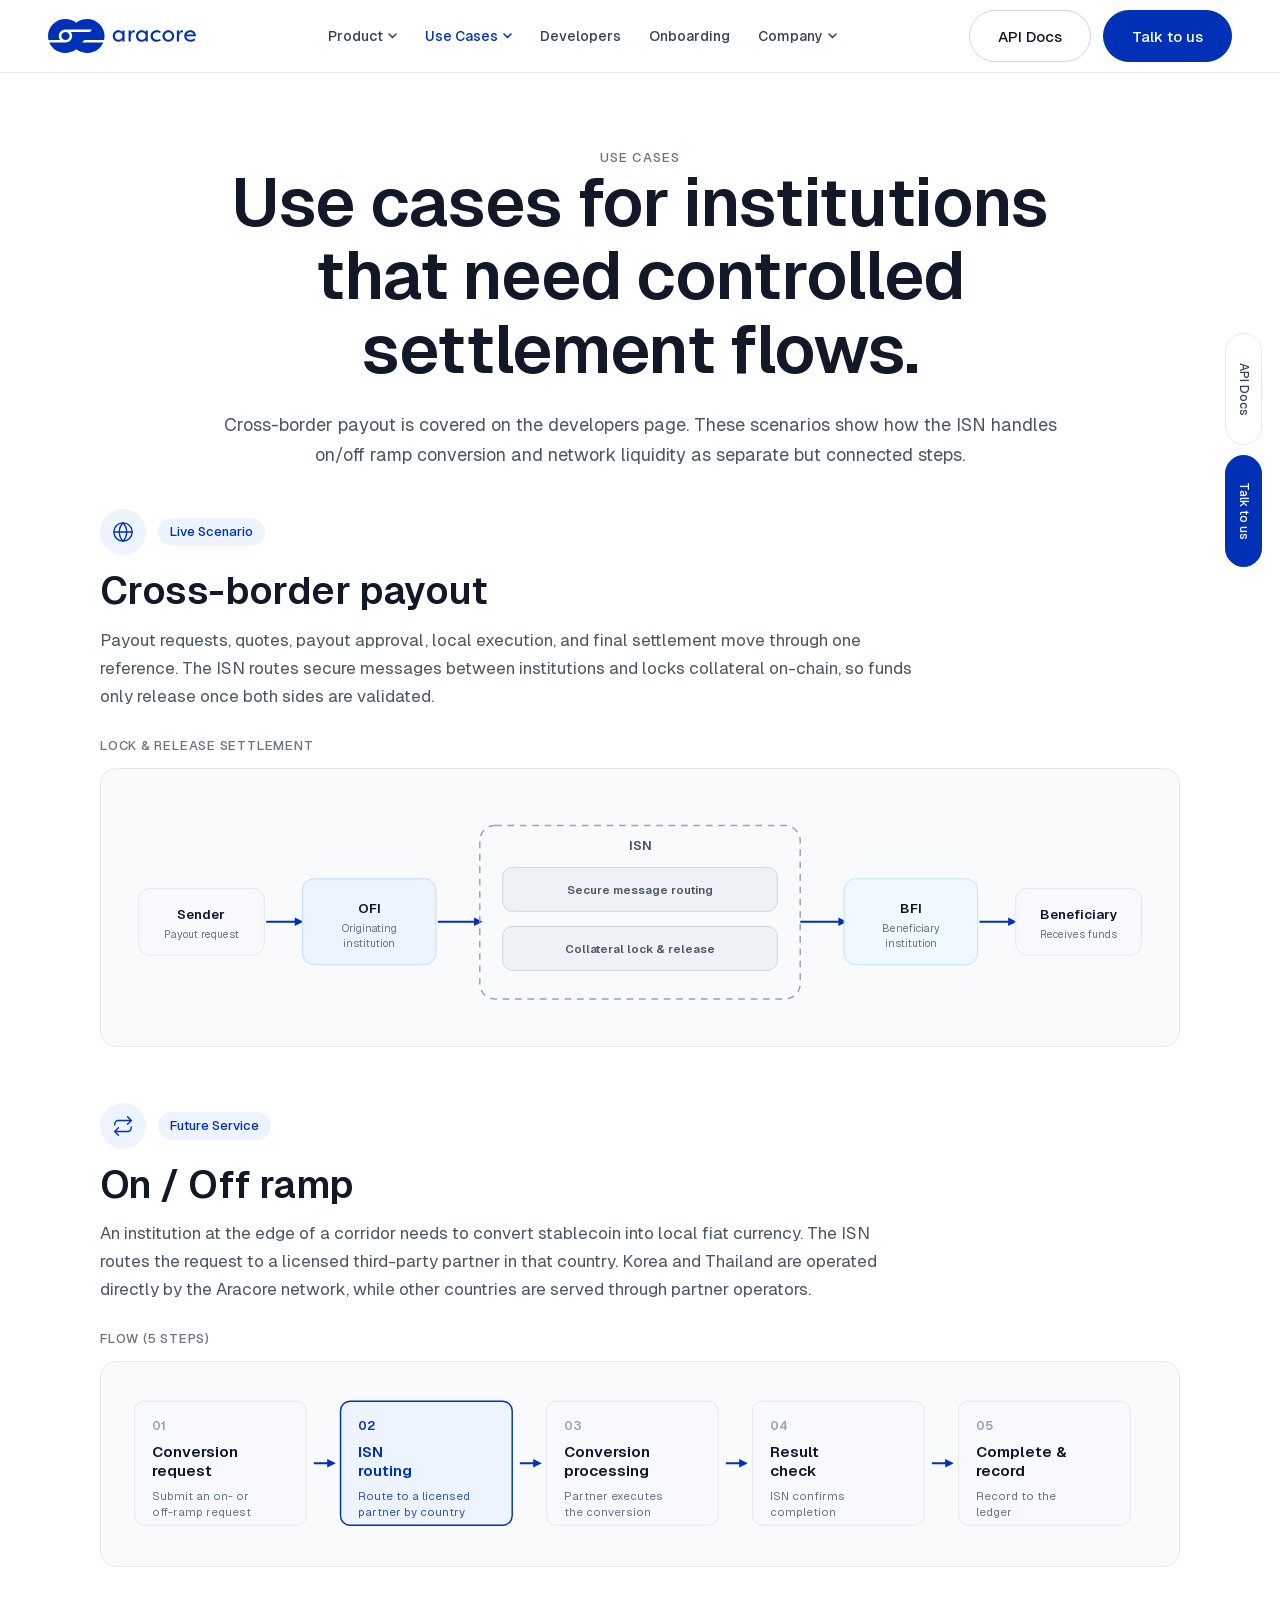
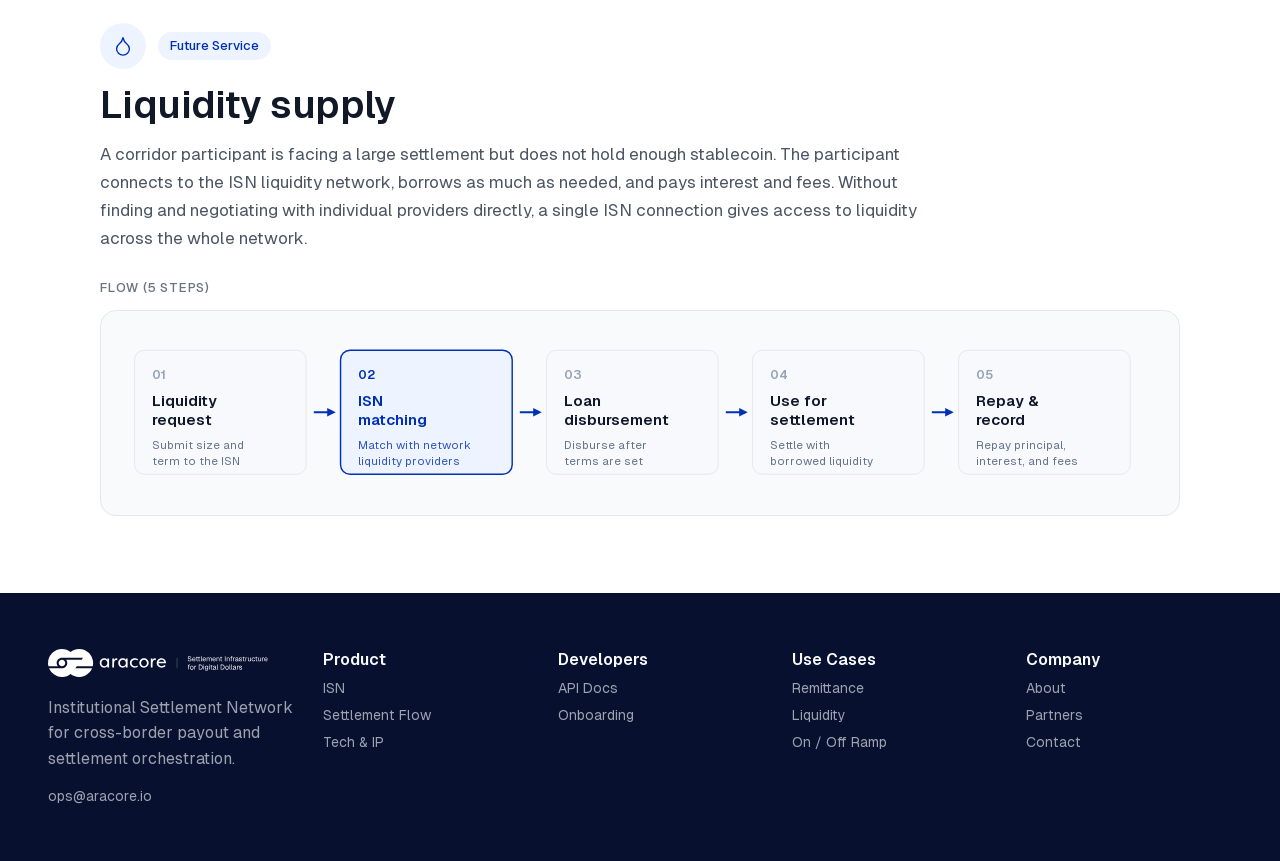
<file: usecases.html>
<!DOCTYPE html>
<html lang="en">
<head>
<meta charset="utf-8" />
<meta name="viewport" content="width=device-width, initial-scale=1" />
<title>Use Cases - Aracore | Stablecoin Settlement Infrastructure for Regulated Markets</title>
<meta name="description" content="Aracore provides stablecoin settlement infrastructure for regulated markets, connecting institutional payout, messaging, lock verification, and settlement orchestration." />
<meta property="og:title" content="Use Cases - Aracore | Stablecoin Settlement Infrastructure for Regulated Markets" />
<meta property="og:description" content="Aracore provides stablecoin settlement infrastructure for regulated markets, connecting institutional payout, messaging, lock verification, and settlement orchestration." />
<meta property="og:type" content="website" />
<meta property="og:site_name" content="Aracore" />
<meta property="og:image" content="https://www.aracore.io/brand/og-image.png" />
<meta name="twitter:card" content="summary" />
<meta name="twitter:title" content="Use Cases - Aracore | Stablecoin Settlement Infrastructure for Regulated Markets" />
<meta name="twitter:description" content="Aracore provides stablecoin settlement infrastructure for regulated markets, connecting institutional payout, messaging, lock verification, and settlement orchestration." />
<meta name="twitter:image" content="https://www.aracore.io/brand/og-image.png" />
<link rel="canonical" href="https://www.aracore.io/usecases.html" />
<meta property="og:url" content="https://www.aracore.io/usecases.html" />
<meta name="twitter:url" content="https://www.aracore.io/usecases.html" />
<link rel="icon" href="favicon/favicon.ico" sizes="any" />
<link rel="icon" type="image/svg+xml" href="favicon/favicon.svg" />
<link rel="apple-touch-icon" href="favicon/apple-touch-icon.png" />
<link rel="manifest" href="site.webmanifest" />
<!-- Google tag (gtag.js) -->
<script async src="https://www.googletagmanager.com/gtag/js?id=G-5Y067726SX"></script>
<script>
  window.dataLayer = window.dataLayer || [];
  function gtag(){dataLayer.push(arguments);}
  gtag('js', new Date());

  gtag('config', 'G-5Y067726SX');
</script>
<link rel="stylesheet" href="styles.css" />
</head>
<body>
<div id="site-chrome-top"></div>
<main>
  <section id="usecases">
    <div class="container">
      <div class="section-head"><div class="kicker">Use Cases</div><h1>Use cases for institutions that need controlled settlement flows.</h1><p>Cross-border payout is covered on the <a href="developers.html">developers</a> page. These scenarios show how the ISN handles on/off ramp conversion and network liquidity as separate but connected steps.</p></div>

      <div class="usecase-block" id="payout">
        <div class="uc-top"><span class="icon"><svg viewBox="0 0 24 24" fill="none" stroke="currentColor" stroke-width="1.5" stroke-linecap="round" stroke-linejoin="round" aria-hidden="true"><circle cx="12" cy="12" r="10"/><path d="M12 2a14.5 14.5 0 0 0 0 20 14.5 14.5 0 0 0 0-20"/><path d="M2 12h20"/></svg></span><span class="tag">Live Scenario</span></div>
        <h2>Cross-border payout</h2>
        <p class="usecase-desc">Payout requests, quotes, payout approval, local execution, and final settlement move through one reference. The ISN routes secure messages between institutions and locks collateral on-chain, so funds only release once both sides are validated.</p>
        <div class="flow-label">Lock &amp; release settlement</div>
        <div class="uc-flow">
          <svg viewBox="0 0 1080 240" role="img" aria-label="Cross-border payout: sender to originating institution, through the ISN's secure message routing and collateral lock and release, to the beneficiary institution and beneficiary.">
            <defs>
              <marker id="uc-arr-cb" viewBox="0 0 8 8" markerWidth="6" markerHeight="6" refX="5" refY="4" orient="auto-start-reverse"><path d="M1 1 L7 4 L1 7 Z" fill="#0030b6"/></marker>
            </defs>
            <!-- Sender -->
            <rect x="14" y="100" width="132" height="70" rx="12" fill="#f7f9fc" stroke="#e5e7eb"/>
            <text x="80" y="132" text-anchor="middle" font-size="14" font-weight="600" fill="#0f172a">Sender</text>
            <text x="80" y="152" text-anchor="middle" font-size="11" fill="#64748b">Payout request</text>
            <path d="M148 135 L184 135" stroke="#0030b6" stroke-width="2" marker-end="url(#uc-arr-cb)"/>
            <!-- OFI -->
            <rect x="186" y="90" width="140" height="90" rx="12" fill="#eef4ff" stroke="#bfdbfe"/>
            <text x="256" y="126" text-anchor="middle" font-size="14" font-weight="600" fill="#0f172a">OFI</text>
            <text x="256" y="146" text-anchor="middle" font-size="11" fill="#64748b">Originating</text>
            <text x="256" y="161" text-anchor="middle" font-size="11" fill="#64748b">institution</text>
            <path d="M328 135 L372 135" stroke="#0030b6" stroke-width="2" marker-end="url(#uc-arr-cb)"/>
            <!-- ISN boundary -->
            <rect x="372" y="34" width="336" height="182" rx="16" fill="none" stroke="#94a3b8" stroke-width="1.5" stroke-dasharray="7 6"/>
            <text x="540" y="60" text-anchor="middle" font-size="14" font-weight="600" fill="#475569">ISN</text>
            <rect x="396" y="78" width="288" height="46" rx="10" fill="#eef2f7" stroke="#cbd5e1"/>
            <text x="540" y="106" text-anchor="middle" font-size="12" font-weight="600" fill="#475569">Secure message routing</text>
            <rect x="396" y="140" width="288" height="46" rx="10" fill="#eef2f7" stroke="#cbd5e1"/>
            <text x="540" y="168" text-anchor="middle" font-size="12" font-weight="600" fill="#475569">Collateral lock &amp; release</text>
            <path d="M708 135 L754 135" stroke="#0030b6" stroke-width="2" marker-end="url(#uc-arr-cb)"/>
            <!-- BFI -->
            <rect x="754" y="90" width="140" height="90" rx="12" fill="#eff9ff" stroke="#bae6fd"/>
            <text x="824" y="126" text-anchor="middle" font-size="14" font-weight="600" fill="#0f172a">BFI</text>
            <text x="824" y="146" text-anchor="middle" font-size="11" fill="#64748b">Beneficiary</text>
            <text x="824" y="161" text-anchor="middle" font-size="11" fill="#64748b">institution</text>
            <path d="M896 135 L932 135" stroke="#0030b6" stroke-width="2" marker-end="url(#uc-arr-cb)"/>
            <!-- Beneficiary -->
            <rect x="934" y="100" width="132" height="70" rx="12" fill="#f7f9fc" stroke="#e5e7eb"/>
            <text x="1000" y="132" text-anchor="middle" font-size="14" font-weight="600" fill="#0f172a">Beneficiary</text>
            <text x="1000" y="152" text-anchor="middle" font-size="11" fill="#64748b">Receives funds</text>
          </svg>
        </div>
      </div>

      <div class="usecase-block" id="ramp">
        <div class="uc-top"><span class="icon"><svg viewBox="0 0 24 24" fill="none" stroke="currentColor" stroke-width="1.5" stroke-linecap="round" stroke-linejoin="round" aria-hidden="true"><path d="m17 2 4 4-4 4"/><path d="M3 11v-1a4 4 0 0 1 4-4h14"/><path d="m7 22-4-4 4-4"/><path d="M21 13v1a4 4 0 0 1-4 4H3"/></svg></span><span class="tag">Future Service</span></div>
        <h2>On / Off ramp</h2>
        <p class="usecase-desc">An institution at the edge of a corridor needs to convert stablecoin into local fiat currency. The ISN routes the request to a licensed third-party partner in that country. Korea and Thailand are operated directly by the Aracore network, while other countries are served through partner operators.</p>
        <div class="flow-label">Flow (5 steps)</div>
        <div class="uc-flow">
          <svg viewBox="0 0 1080 164" role="img" aria-label="On/off ramp flow: conversion request, ISN routing, conversion processing, result check, completion and record.">
            <defs>
              <marker id="uc-arr-ramp" viewBox="0 0 8 8" markerWidth="6" markerHeight="6" refX="5" refY="4" orient="auto-start-reverse"><path d="M1 1 L7 4 L1 7 Z" fill="#0030b6"/></marker>
            </defs>
            <!-- 01 -->
            <rect x="10" y="16" width="180" height="130" rx="10" fill="#f7f9fc" stroke="#e5e7eb"/>
            <text x="28" y="46" font-size="13" font-weight="600" fill="#94a3b8">01</text>
            <text x="28" y="74" font-size="16" font-weight="600" fill="#0f172a">Conversion</text>
            <text x="28" y="94" font-size="16" font-weight="600" fill="#0f172a">request</text>
            <text x="28" y="120" font-size="12" fill="#64748b">Submit an on- or</text>
            <text x="28" y="136" font-size="12" fill="#64748b">off-ramp request</text>
            <path d="M198 81 L218 81" stroke="#0030b6" stroke-width="2" marker-end="url(#uc-arr-ramp)"/>
            <!-- 02 (ISN) -->
            <rect x="226" y="16" width="180" height="130" rx="10" fill="#eef4ff" stroke="#0030b6" stroke-width="1.5"/>
            <text x="244" y="46" font-size="13" font-weight="600" fill="#0030b6">02</text>
            <text x="244" y="74" font-size="16" font-weight="600" fill="#0030b6">ISN</text>
            <text x="244" y="94" font-size="16" font-weight="600" fill="#0030b6">routing</text>
            <text x="244" y="120" font-size="12" fill="#3155c6">Route to a licensed</text>
            <text x="244" y="136" font-size="12" fill="#3155c6">partner by country</text>
            <path d="M414 81 L434 81" stroke="#0030b6" stroke-width="2" marker-end="url(#uc-arr-ramp)"/>
            <!-- 03 -->
            <rect x="442" y="16" width="180" height="130" rx="10" fill="#f7f9fc" stroke="#e5e7eb"/>
            <text x="460" y="46" font-size="13" font-weight="600" fill="#94a3b8">03</text>
            <text x="460" y="74" font-size="16" font-weight="600" fill="#0f172a">Conversion</text>
            <text x="460" y="94" font-size="16" font-weight="600" fill="#0f172a">processing</text>
            <text x="460" y="120" font-size="12" fill="#64748b">Partner executes</text>
            <text x="460" y="136" font-size="12" fill="#64748b">the conversion</text>
            <path d="M630 81 L650 81" stroke="#0030b6" stroke-width="2" marker-end="url(#uc-arr-ramp)"/>
            <!-- 04 -->
            <rect x="658" y="16" width="180" height="130" rx="10" fill="#f7f9fc" stroke="#e5e7eb"/>
            <text x="676" y="46" font-size="13" font-weight="600" fill="#94a3b8">04</text>
            <text x="676" y="74" font-size="16" font-weight="600" fill="#0f172a">Result</text>
            <text x="676" y="94" font-size="16" font-weight="600" fill="#0f172a">check</text>
            <text x="676" y="120" font-size="12" fill="#64748b">ISN confirms</text>
            <text x="676" y="136" font-size="12" fill="#64748b">completion</text>
            <path d="M846 81 L866 81" stroke="#0030b6" stroke-width="2" marker-end="url(#uc-arr-ramp)"/>
            <!-- 05 -->
            <rect x="874" y="16" width="180" height="130" rx="10" fill="#f7f9fc" stroke="#e5e7eb"/>
            <text x="892" y="46" font-size="13" font-weight="600" fill="#94a3b8">05</text>
            <text x="892" y="74" font-size="16" font-weight="600" fill="#0f172a">Complete &amp;</text>
            <text x="892" y="94" font-size="16" font-weight="600" fill="#0f172a">record</text>
            <text x="892" y="120" font-size="12" fill="#64748b">Record to the</text>
            <text x="892" y="136" font-size="12" fill="#64748b">ledger</text>
          </svg>
        </div>
      </div>

      <div class="usecase-block" id="liquidity">
        <div class="uc-top"><span class="icon"><svg viewBox="0 0 24 24" fill="none" stroke="currentColor" stroke-width="1.5" stroke-linecap="round" stroke-linejoin="round" aria-hidden="true"><path d="M12 22a7 7 0 0 0 7-7c0-2-1-3.9-3-5.5s-3.5-4-4-6.5c-.5 2.5-2 4.9-4 6.5C6 11.1 5 13 5 15a7 7 0 0 0 7 7z"/></svg></span><span class="tag">Future Service</span></div>
        <h2>Liquidity supply</h2>
        <p class="usecase-desc">A corridor participant is facing a large settlement but does not hold enough stablecoin. The participant connects to the ISN liquidity network, borrows as much as needed, and pays interest and fees. Without finding and negotiating with individual providers directly, a single ISN connection gives access to liquidity across the whole network.</p>
        <div class="flow-label">Flow (5 steps)</div>
        <div class="uc-flow">
          <svg viewBox="0 0 1080 164" role="img" aria-label="Liquidity supply flow: liquidity request, ISN matching, loan disbursement, use for settlement, repay and record.">
            <defs>
              <marker id="uc-arr-liq" viewBox="0 0 8 8" markerWidth="6" markerHeight="6" refX="5" refY="4" orient="auto-start-reverse"><path d="M1 1 L7 4 L1 7 Z" fill="#0030b6"/></marker>
            </defs>
            <!-- 01 -->
            <rect x="10" y="16" width="180" height="130" rx="10" fill="#f7f9fc" stroke="#e5e7eb"/>
            <text x="28" y="46" font-size="13" font-weight="600" fill="#94a3b8">01</text>
            <text x="28" y="74" font-size="16" font-weight="600" fill="#0f172a">Liquidity</text>
            <text x="28" y="94" font-size="16" font-weight="600" fill="#0f172a">request</text>
            <text x="28" y="120" font-size="12" fill="#64748b">Submit size and</text>
            <text x="28" y="136" font-size="12" fill="#64748b">term to the ISN</text>
            <path d="M198 81 L218 81" stroke="#0030b6" stroke-width="2" marker-end="url(#uc-arr-liq)"/>
            <!-- 02 (ISN) -->
            <rect x="226" y="16" width="180" height="130" rx="10" fill="#eef4ff" stroke="#0030b6" stroke-width="1.5"/>
            <text x="244" y="46" font-size="13" font-weight="600" fill="#0030b6">02</text>
            <text x="244" y="74" font-size="16" font-weight="600" fill="#0030b6">ISN</text>
            <text x="244" y="94" font-size="16" font-weight="600" fill="#0030b6">matching</text>
            <text x="244" y="120" font-size="12" fill="#3155c6">Match with network</text>
            <text x="244" y="136" font-size="12" fill="#3155c6">liquidity providers</text>
            <path d="M414 81 L434 81" stroke="#0030b6" stroke-width="2" marker-end="url(#uc-arr-liq)"/>
            <!-- 03 -->
            <rect x="442" y="16" width="180" height="130" rx="10" fill="#f7f9fc" stroke="#e5e7eb"/>
            <text x="460" y="46" font-size="13" font-weight="600" fill="#94a3b8">03</text>
            <text x="460" y="74" font-size="16" font-weight="600" fill="#0f172a">Loan</text>
            <text x="460" y="94" font-size="16" font-weight="600" fill="#0f172a">disbursement</text>
            <text x="460" y="120" font-size="12" fill="#64748b">Disburse after</text>
            <text x="460" y="136" font-size="12" fill="#64748b">terms are set</text>
            <path d="M630 81 L650 81" stroke="#0030b6" stroke-width="2" marker-end="url(#uc-arr-liq)"/>
            <!-- 04 -->
            <rect x="658" y="16" width="180" height="130" rx="10" fill="#f7f9fc" stroke="#e5e7eb"/>
            <text x="676" y="46" font-size="13" font-weight="600" fill="#94a3b8">04</text>
            <text x="676" y="74" font-size="16" font-weight="600" fill="#0f172a">Use for</text>
            <text x="676" y="94" font-size="16" font-weight="600" fill="#0f172a">settlement</text>
            <text x="676" y="120" font-size="12" fill="#64748b">Settle with</text>
            <text x="676" y="136" font-size="12" fill="#64748b">borrowed liquidity</text>
            <path d="M846 81 L866 81" stroke="#0030b6" stroke-width="2" marker-end="url(#uc-arr-liq)"/>
            <!-- 05 -->
            <rect x="874" y="16" width="180" height="130" rx="10" fill="#f7f9fc" stroke="#e5e7eb"/>
            <text x="892" y="46" font-size="13" font-weight="600" fill="#94a3b8">05</text>
            <text x="892" y="74" font-size="16" font-weight="600" fill="#0f172a">Repay &amp;</text>
            <text x="892" y="94" font-size="16" font-weight="600" fill="#0f172a">record</text>
            <text x="892" y="120" font-size="12" fill="#64748b">Repay principal,</text>
            <text x="892" y="136" font-size="12" fill="#64748b">interest, and fees</text>
          </svg>
        </div>
      </div>
    </div>
  </section>
</main>
<div id="site-chrome-footer"></div>
<script src="site-chrome.js"></script>
</body>
</html>
</file>
<file: styles.css>
@font-face{
  font-family:Geist;
  src:url("fonts/Geist-Variable.woff2") format("woff2");
  font-weight:100 900;
  font-style:normal;
  font-display:swap;
}
@font-face{
  font-family:Pretendard;
  src:url("fonts/PretendardVariable.woff2") format("woff2");
  font-weight:45 920;
  font-style:normal;
  font-display:swap;
}
:root{
  --ara-blue:#0030b6;
  --core-blue:#041460;
  --obsidian-blue:#081030;
  --flow-cyan:#1aa8ff;
  --soft-white:#f8fafc;
  --core-white:#fff;
  --gray-50:#fafafa;
  --gray-100:#f3f4f6;
  --gray-200:#e5e7eb;
  --gray-300:#d1d5db;
  --gray-400:#9ca3af;
  --gray-500:#6b7280;
  --gray-600:#4b5563;
  --gray-700:#374151;
  --gray-800:#1f2937;
  --gray-900:#111827;
  --ink:var(--gray-900);
  --muted:var(--gray-600);
  --blue:var(--ara-blue);
  --blue-2:var(--core-blue);
  --green:var(--ara-blue);
  --amber:var(--flow-cyan);
  --purple:var(--core-blue);
  --line:var(--gray-200);
  --surface:var(--core-white);
  --soft:var(--soft-white);
  --dark:var(--obsidian-blue);
  --shadow:none;
  --max:1200px;
  --section:clamp(56px,6vw,96px);
}
*{box-sizing:border-box}
html{scroll-behavior:smooth}
body{
  margin:0;
  font-family:Geist,Pretendard,ui-sans-serif,system-ui,-apple-system,Segoe UI,Roboto,Arial,sans-serif;
  color:var(--ink);
  background:var(--core-white);
  letter-spacing:0;
}
a{text-decoration:none;color:inherit}
a:focus-visible,.btn:focus-visible{outline:2px solid var(--ara-blue);outline-offset:3px}
.container{width:min(var(--max),calc(100% - 96px));margin:0 auto}
main [id]{scroll-margin-top:88px}
#site-chrome-top{display:contents}
.nav{
  position:sticky;top:0;z-index:50;
  backdrop-filter:blur(12px);
  background:rgba(255,255,255,.85);
  border-bottom:1px solid var(--line);
}
.nav-inner{height:72px;display:flex;align-items:center;justify-content:space-between;gap:24px}
.brand{display:flex;align-items:center;min-width:140px}
.brand-symbol{width:148px;height:auto;display:block}
.nav-links{display:flex;align-self:stretch;align-items:center;gap:28px;font-size:14px;color:var(--gray-700);font-weight:500}
.nav-links a{transition:.18s;color:var(--gray-700)}
.nav-links a:hover,.nav-links a.active{color:var(--ara-blue)}
.nav-item{position:relative;display:flex;align-items:center;height:100%}
.nav-item>a{display:inline-flex;align-items:center;gap:5px}
.nav-caret{width:9px;height:6px;flex:none;transition:transform .18s ease}
.nav-item:hover .nav-caret,.nav-item:focus-within .nav-caret{transform:rotate(180deg)}
.nav-sub{position:absolute;top:100%;left:50%;transform:translate(-50%,6px);z-index:60;min-width:200px;display:flex;flex-direction:column;gap:2px;padding:8px;background:rgba(255,255,255,.97);backdrop-filter:blur(12px);border:1px solid var(--line);border-radius:14px;opacity:0;visibility:hidden;transition:opacity .18s ease,transform .18s ease,visibility .18s}
.nav-item:hover .nav-sub,.nav-item:focus-within .nav-sub{opacity:1;visibility:visible;transform:translate(-50%,0)}
.nav-sub a{display:block;padding:9px 14px;border-radius:9px;font-size:13.5px;font-weight:500;color:var(--gray-700);white-space:nowrap}
.nav-sub a:hover{background:var(--soft-white);color:var(--ara-blue)}
.nav-cta{display:flex;gap:12px;align-items:center}
.nav-toggle{display:none;width:44px;height:44px;flex-direction:column;justify-content:center;align-items:center;gap:5px;padding:0;background:transparent;border:1px solid var(--line);border-radius:9999px;cursor:pointer}
.nav-toggle span{display:block;width:18px;height:1.5px;background:var(--gray-800);border-radius:2px;transition:.2s ease}
.nav-toggle[aria-expanded="true"] span:nth-child(1){transform:translateY(6.5px) rotate(45deg)}
.nav-toggle[aria-expanded="true"] span:nth-child(2){opacity:0}
.nav-toggle[aria-expanded="true"] span:nth-child(3){transform:translateY(-6.5px) rotate(-45deg)}
.mobile-menu{display:none;border-top:1px solid var(--line);background:rgba(255,255,255,.96);backdrop-filter:blur(12px)}
.mobile-menu-inner{display:flex;flex-direction:column;padding:12px 0 20px}
.mobile-link{padding:14px 4px;font-size:16px;font-weight:500;color:var(--gray-700);border-bottom:1px solid var(--line)}
.mobile-link.active{color:var(--ara-blue)}
.mobile-menu-cta{display:flex;flex-direction:column;gap:10px;margin-top:18px}
.mobile-menu-cta .btn{width:100%}
.btn{
  min-height:52px;
  display:inline-flex;align-items:center;justify-content:center;gap:8px;
  border-radius:9999px;padding:0 28px;font-weight:500;font-size:15px;
  border:1px solid var(--gray-300);transition:.18s ease;background:transparent;color:var(--gray-900);
}
.btn:hover{transform:translateY(-1px);border-color:var(--gray-500)}
.btn.primary{background:var(--ara-blue);border-color:var(--ara-blue);color:var(--core-white)}
.btn.primary:hover{background:var(--core-blue);border-color:var(--core-blue)}
.hero{position:relative;padding:72px 0 88px;overflow:hidden;background:linear-gradient(180deg,var(--core-white),var(--soft-white))}
.hero:after{content:"";position:absolute;left:0;right:0;bottom:0;height:1px;background:var(--line)}
.hero-kicker{display:flex;align-items:center;justify-content:center;gap:10px;margin-bottom:18px;color:var(--gray-500);font-size:13px;font-weight:500;text-transform:uppercase;letter-spacing:.08em}
.hero-kicker span:first-child{width:8px;height:8px;border-radius:50%;background:var(--ara-blue)}
.hero-copy{text-align:center;max-width:980px;margin:0 auto 32px}
h1{font-size:clamp(2.75rem,5.5vw,4.25rem);line-height:1.08;letter-spacing:-.02em;margin:0 0 24px;font-weight:600;color:var(--gray-900);word-break:keep-all}
.hero-copy p{font-size:1.125rem;line-height:1.65;color:var(--gray-600);margin:0 auto 28px;max-width:760px}
.hero-actions{display:flex;gap:12px;justify-content:center;flex-wrap:wrap}
.hero-proof{display:grid;grid-template-columns:repeat(3,1fr);gap:12px;max-width:920px;margin:28px auto 0}
.proof-pill{padding:14px 16px;border:1px solid var(--line);border-radius:9999px;background:rgba(255,255,255,.86);font-size:14px;color:var(--gray-600)}
.proof-pill b{color:var(--gray-900);font-weight:500}
.demo-screen{width:100%;max-width:1240px;margin:40px auto 0;background:var(--core-white);border:1px solid var(--gray-200);border-radius:24px;overflow:hidden}
.demo-screen{--flow-blue:#0030b6;--flow-cyan:#1aa8ff;--flow-deep:#041460;--flow-blue-bg:#eef4ff;--flow-cyan-bg:#eff9ff;--flow-deep-bg:#f1f4fb;--flow-blue-line:#bfdbfe;--flow-cyan-line:#bae6fd;--flow-deep-line:#c7d2fe}
.screen-head{height:48px;display:flex;align-items:center;justify-content:space-between;padding:0 18px;border-bottom:1px solid var(--line);background:var(--soft-white)}
.dots{display:flex;gap:7px}.dots span{width:9px;height:9px;border-radius:50%;background:var(--gray-300)}.dots span:nth-child(2){background:var(--ara-blue)}.dots span:nth-child(3){background:var(--flow-cyan)}
.screen-title{font-size:13px;color:var(--gray-600);font-weight:500}
.flow-wrap{min-height:620px;display:flex;align-items:center;justify-content:center;padding:10px 12px;background:linear-gradient(135deg,var(--core-white),var(--soft-white))}
.flow-wrap+.flow-wrap{border-top:1px solid var(--line)}
svg{width:100%;height:min(620px,68vh);display:block}
.flow-portrait{display:none}
.node{opacity:.32;filter:grayscale(1)}.node.active{animation:activate .85s ease forwards}
.flowline{stroke-dasharray:5 9;opacity:.18;stroke-linecap:round}.flowline.active{opacity:.95;animation:dash 3.1s linear infinite}
.label{opacity:.28}.label.active{animation:labelOn .65s ease forwards}
.event-chip{opacity:.34}.event-chip.active{animation:activate .85s ease forwards}
.demo-screen .node rect,.demo-screen .event-chip rect,.demo-screen .box rect{fill:var(--core-white);stroke:var(--gray-300)}
.demo-screen [data-tone=blue] rect{fill:var(--flow-blue-bg);stroke:var(--flow-blue-line)}
.demo-screen [data-tone=cyan] rect{fill:var(--flow-cyan-bg);stroke:var(--flow-cyan-line)}
.demo-screen [data-tone=deep] rect{fill:var(--flow-deep-bg);stroke:var(--flow-deep-line)}
.demo-screen .flowline[data-tone=blue]{stroke:var(--flow-blue)}
.demo-screen .flowline[data-tone=cyan]{stroke:var(--flow-cyan)}
.demo-screen .flowline[data-tone=deep]{stroke:var(--flow-deep)}
.demo-screen .label[data-tone=blue],.demo-screen .event-chip text{fill:var(--flow-blue)}
.demo-screen .label[data-tone=cyan]{fill:var(--flow-cyan)}
.demo-screen .label[data-tone=deep]{fill:var(--flow-deep)}
.demo-screen marker[data-tone=blue] path{fill:var(--flow-blue)}
.demo-screen marker[data-tone=cyan] path{fill:var(--flow-cyan)}
.demo-screen marker[data-tone=deep] path{fill:var(--flow-deep)}
@keyframes activate{to{opacity:1;filter:grayscale(0)}}@keyframes dash{to{stroke-dashoffset:-28}}@keyframes labelOn{to{opacity:1}}
section{padding:var(--section) 0}#functions,#audience,#why{padding:32px 0}.section-head{max-width:840px;margin:0 auto 40px;text-align:center}.kicker{font-size:13px;font-weight:500;color:var(--gray-500);letter-spacing:.08em;text-transform:uppercase}
h2{font-size:clamp(1.75rem,3vw,2.5rem);line-height:1.15;letter-spacing:-.015em;margin:8px 0 24px;color:var(--gray-900);font-weight:600;word-break:keep-all}.section-head p{font-size:1.125rem;line-height:1.65;color:var(--gray-600);margin:0;word-break:keep-all}
.logo-strip{border-top:1px solid var(--line);border-bottom:1px solid var(--line);background:var(--soft-white);padding:24px 0}.logo-grid{display:grid;grid-template-columns:repeat(6,1fr);gap:12px;align-items:center}.logo-card{min-height:72px;border:1px solid var(--line);border-radius:16px;background:var(--core-white);display:grid;place-items:center;color:var(--gray-700);font-weight:500;text-align:center;padding:12px}.logo-card small{display:block;font-weight:400;font-size:12px;color:var(--gray-500);text-align:center;margin-top:3px}
.compare{display:grid;grid-template-columns:1fr .16fr 1fr;gap:16px;align-items:stretch}.compare-box{padding:32px;border:1px solid var(--line);border-radius:16px;background:var(--core-white)}.compare-box.old{border-top:4px solid var(--gray-300)}.compare-box.new{border-top:4px solid var(--ara-blue)}.compare-box h3{font-size:1.5rem;letter-spacing:-.01em;margin:0 0 18px;font-weight:600}.rows{display:grid;gap:12px}.row{display:flex;align-items:flex-start;gap:10px;color:var(--gray-600);font-size:15px;line-height:1.55}.badge{width:25px;height:25px;border-radius:9999px;display:grid;place-items:center;font-weight:600;flex:0 0 25px;font-size:11px}.badge.red{background:var(--gray-100);color:var(--gray-600)}.badge.green{background:#eef4ff;color:var(--ara-blue)}.arrow-mid{display:grid;place-items:center;color:var(--ara-blue);font-weight:600;font-size:28px}
.platform-grid,.use-grid,.resource-grid,.how-grid,.trust-grid{display:grid;grid-template-columns:repeat(3,1fr);gap:16px}.platform-card,.use-card,.resource,.how-card,.trust-card{position:relative;padding:32px;border:1px solid var(--line);border-radius:16px;background:var(--core-white);overflow:hidden;transition:.18s ease}.platform-card:hover,.use-card:hover,.resource:hover,.how-card:hover,.trust-card:hover{border-color:var(--gray-300);transform:translateY(-2px)}.platform-card:before,.use-card:before,.resource:before,.how-card:before,.trust-card:before{content:"";position:absolute;left:0;top:0;right:0;height:3px;background:var(--ara-blue)}.icon{width:46px;height:46px;border-radius:9999px;background:#eef4ff;color:var(--ara-blue);display:grid;place-items:center;font-weight:600;font-size:14px;margin-bottom:16px}.platform-card h3,.use-card strong{margin:0 0 8px;font-size:1.125rem;letter-spacing:0;font-weight:600}.platform-card p,.use-card p,.resource p,.how-card p,.trust-card p{margin:0;color:var(--gray-600);font-size:15px;line-height:1.58}.resource b,.how-card b,.trust-card b{display:block;font-size:17px;margin-bottom:8px;color:var(--gray-900);font-weight:600}
.tag{display:inline-flex;margin-bottom:12px;padding:6px 12px;border-radius:9999px;background:#eef4ff;color:var(--ara-blue);font-size:13px;font-weight:500}.usecase-block{max-width:1080px;margin:0 auto 56px}.usecase-block:last-child{margin-bottom:0}.usecase-block h2{margin:14px 0 12px}.usecase-desc{color:var(--gray-600);font-size:1.0625rem;line-height:1.65;max-width:820px;margin:0 0 28px;word-break:keep-all}.flow-label{font-size:13px;font-weight:500;color:var(--gray-500);letter-spacing:.06em;text-transform:uppercase;margin-bottom:14px}.uc-flow{border:1px solid var(--line);border-radius:16px;background:var(--soft-white);padding:24px;overflow-x:auto}.uc-flow svg{display:block;width:100%;min-width:760px;height:auto}
.dark-section{background:linear-gradient(135deg,var(--obsidian-blue),var(--core-blue));border-radius:24px;padding:64px;color:var(--soft-white);border:1px solid rgba(248,250,252,.14)}.dark-section h1,.dark-section h2{color:var(--soft-white)}.dark-section h1{font-size:clamp(1.8rem,2.6vw,2.5rem);line-height:1.12;margin:10px 0 18px;max-width:560px}.dark-section p{color:var(--gray-400)}.api-grid{display:grid;grid-template-columns:.92fr 1.08fr;gap:24px;align-items:stretch}.code-panel{background:#030912;border:1px solid rgba(248,250,252,.14);border-radius:16px;padding:24px}.code-tabs{display:flex;gap:8px;margin-bottom:18px}.tab{padding:8px 12px;border-radius:9999px;background:rgba(248,250,252,.08);color:var(--gray-400);font-size:12px;font-weight:500}.tab.active{background:var(--ara-blue);color:var(--core-white)}pre{margin:0;white-space:pre-wrap;color:#e8ecf5;font-family:ui-monospace,SFMono-Regular,Menlo,monospace;font-size:13px;line-height:1.7}.method{color:#b9c4da}.str{color:#fff}.key{color:#d7dce2}.docs-list{display:grid;gap:12px}.doc-item{display:flex;align-items:center;justify-content:space-between;gap:14px;padding:17px;border:1px solid rgba(248,250,252,.14);border-radius:16px;background:rgba(248,250,252,.04)}.doc-item b{display:block;color:var(--soft-white);font-weight:600}.doc-item span{font-size:13px;color:var(--gray-400)}
.onboard{display:grid;grid-template-columns:repeat(5,1fr);gap:12px}.step{position:relative;padding:24px;border:1px solid var(--line);border-radius:16px;background:var(--core-white);min-height:170px}.num{width:34px;height:34px;border-radius:9999px;background:#eef4ff;color:var(--ara-blue);display:grid;place-items:center;font-weight:600;margin-bottom:16px}.step h3{font-size:17px;margin:0 0 8px;font-weight:600}.step p{font-size:14px;color:var(--gray-600);line-height:1.52;margin:0}
.company-grid{display:grid;grid-template-columns:1.1fr .9fr;gap:16px}.company-card{padding:32px;border:1px solid var(--line);border-radius:16px;background:var(--core-white)}.company-card h3{margin:0 0 12px;font-size:1.5rem;font-weight:600}.company-card p{margin:0;color:var(--gray-600);font-size:16px;line-height:1.65}.news-list{display:grid;gap:10px}.news-item{display:block;padding:14px 16px;border:1px solid var(--line);border-radius:12px;background:var(--soft-white);transition:.18s ease}.news-item:hover{border-color:var(--gray-300)}.news-tag{display:inline-block;margin-bottom:8px;padding:3px 10px;border-radius:9999px;background:#eef4ff;color:var(--ara-blue);font-size:12px;font-weight:500}.news-title{display:block;font-size:14px;font-weight:500;color:var(--gray-900);line-height:1.45}.news-meta{display:block;margin-top:6px;font-size:12px;color:var(--gray-500)}
.cta{padding:72px 0}.cta-box{text-align:center;padding:64px;border-radius:24px;background:linear-gradient(135deg,var(--obsidian-blue),var(--core-blue));color:var(--soft-white);border:1px solid rgba(248,250,252,.14)}.cta-box h2{color:var(--soft-white);margin-top:0}.cta-box p{color:var(--gray-400);font-size:18px;line-height:1.6}.cta-box .cta-email{font-size:15px;margin:18px 0 0}.cta-box .cta-email a{color:var(--flow-cyan)}.cta-box .btn{border-color:rgba(248,250,252,.22);color:var(--soft-white)}.cta-box .btn.primary{background:var(--core-white);border-color:var(--core-white);color:var(--obsidian-blue)}
.footer{padding:56px 0;border-top:0;color:var(--gray-400);background:var(--obsidian-blue)}.footer-grid{display:grid;grid-template-columns:1.2fr repeat(4,1fr);gap:28px}.footer b{color:var(--soft-white);font-weight:600}.footer a{display:block;margin-top:10px;font-size:14px;color:var(--gray-400)}.footer a:hover{color:var(--flow-cyan)}.footer p{color:var(--gray-400)}.footer-lockup{width:220px;max-width:100%;height:auto;display:block;margin-bottom:18px}
.side-rail{position:fixed;right:18px;top:50%;transform:translateY(-50%);z-index:45;display:grid;gap:10px}.side-rail a{writing-mode:vertical-rl;min-height:112px;padding:14px 10px;border-radius:9999px;border:1px solid var(--line);background:rgba(255,255,255,.92);font-size:12px;font-weight:500;color:var(--gray-700);text-align:center}.side-rail a.primary{background:var(--ara-blue);border-color:var(--ara-blue);color:var(--core-white)}
.hero-copy.start{text-align:left;max-width:900px;margin-inline:0}
.hero-copy.start p{margin-inline:0}
.section-head.start{text-align:left;margin-left:0;margin-right:0;max-width:760px}
.isn-diagram{max-width:1100px;margin:8px auto 0;display:flex;align-items:center;justify-content:center;gap:16px;flex-wrap:wrap;padding:28px;border:1px solid var(--line);border-radius:24px;background:linear-gradient(135deg,var(--core-white),var(--soft-white))}
.isn-node{flex:1 1 200px;max-width:300px;display:flex;flex-direction:column;align-items:center;text-align:center;gap:5px;padding:22px 20px;border:1px solid var(--line);border-radius:16px;background:var(--core-white)}
.isn-node.core{flex:1.25 1 240px;max-width:360px;border-color:var(--ara-blue);background:#eef4ff}
.isn-ico{width:42px;height:42px;border-radius:9999px;background:#eef4ff;color:var(--ara-blue);display:grid;place-items:center;margin-bottom:6px}
.isn-ico svg{width:20px;height:20px}
.isn-ico img{width:24px;height:24px;display:block}
.isn-node.core .isn-ico{background:var(--core-white);border:1px solid #bfdbfe}
.isn-role{font-size:12px;font-weight:500;letter-spacing:.08em;text-transform:uppercase;color:var(--gray-500)}
.isn-node.core .isn-role{color:var(--ara-blue)}
.isn-name{font-size:1.25rem;font-weight:600;color:var(--gray-900)}
.isn-sub{font-size:12.5px;color:var(--gray-600);line-height:1.5}
.isn-note{margin-top:4px;font-size:12px;color:var(--gray-500)}
.isn-arrow{color:var(--ara-blue);font-size:22px;font-weight:600;line-height:1}
.trait-strip{border-bottom:1px solid var(--line);background:var(--soft-white);padding:22px 0}
.trait-grid{display:grid;grid-template-columns:repeat(4,1fr)}
.trait-item{text-align:center;padding:8px 16px}
.trait-item+.trait-item{border-left:1px solid var(--line)}
.trait-item b{display:block;font-weight:600;color:var(--gray-900);font-size:15px}
.trait-item small{display:block;margin-top:4px;font-size:12.5px;color:var(--gray-500)}
.card-link{display:inline-flex;align-items:center;gap:6px;margin-top:14px;color:var(--ara-blue);font-size:14px;font-weight:500}
.card-link:hover{color:var(--core-blue)}
.card-link span{transition:transform .18s ease}
.card-link:hover span{transform:translateX(3px)}
.why-grid{display:grid;grid-template-columns:1fr 1fr;gap:20px 40px}
.why-item{padding:2px 0 2px 20px;border-left:2px solid var(--ara-blue)}
.why-item b{display:block;font-size:17px;font-weight:600;color:var(--gray-900);margin-bottom:8px}
.why-item p{margin:0;color:var(--gray-600);font-size:15px;line-height:1.6}
.icon svg{width:22px;height:22px}
.badge svg{width:13px;height:13px}
.trait-ico{width:36px;height:36px;margin:0 auto 10px;border-radius:9999px;background:#eef4ff;color:var(--ara-blue);display:grid;place-items:center}
.trait-ico svg{width:18px;height:18px}
.uc-top{display:flex;align-items:center;gap:12px;margin-bottom:14px}
.uc-top .icon,.uc-top .tag{margin-bottom:0}
.doc-ico{width:42px;height:42px;flex:0 0 42px;border-radius:9999px;background:rgba(248,250,252,.08);border:1px solid rgba(248,250,252,.14);color:var(--flow-cyan);display:grid;place-items:center}
.doc-ico svg{width:19px;height:19px}
.doc-text{flex:1}
.hero-art{position:absolute;top:-150px;right:-150px;width:min(560px,44vw);height:auto;pointer-events:none}
.cta-box{position:relative;overflow:hidden}
.cta-inner{position:relative;z-index:1}
.dark-section{position:relative;overflow:hidden}
.api-grid{position:relative;z-index:1}
.band-art{position:absolute;right:-70px;bottom:-90px;width:440px;max-width:70%;height:auto;pointer-events:none}
.band-art.left{right:auto;left:-70px;transform:scaleX(-1)}
.to-top{position:fixed;right:20px;bottom:24px;z-index:80;width:48px;height:48px;display:flex;align-items:center;justify-content:center;padding:0;border-radius:9999px;background:var(--ara-blue);border:1px solid var(--ara-blue);color:var(--core-white);cursor:pointer;opacity:0;visibility:hidden;transform:translateY(8px);transition:opacity .2s ease,transform .2s ease,visibility .2s,background .18s ease}
.to-top svg{width:16px;height:16px}
.to-top.is-visible{opacity:1;visibility:visible;transform:none}
.to-top:hover{background:var(--core-blue);border-color:var(--core-blue)}
.toast{position:fixed;left:50%;bottom:32px;transform:translate(-50%,12px);z-index:1000;max-width:calc(100% - 32px);padding:13px 20px;border-radius:9999px;background:var(--obsidian-blue);color:var(--soft-white);border:1px solid rgba(248,250,252,.16);font-size:14px;font-weight:500;text-align:center;opacity:0;pointer-events:none;transition:opacity .22s ease,transform .22s ease}
.toast.is-visible{opacity:1;transform:translate(-50%,0)}
@media(max-width:980px){.container{width:min(var(--max),calc(100% - 32px))}.nav-links{display:none}.nav-cta{display:none}.nav-toggle{display:flex}.mobile-menu:not([hidden]){display:block}h1{font-size:52px}.compare,.api-grid,.company-grid{grid-template-columns:1fr}.arrow-mid{display:none}.platform-grid,.use-grid,.resource-grid,.how-grid,.trust-grid,.scenario{grid-template-columns:1fr 1fr}.footer-grid{grid-template-columns:1.2fr 1fr 1fr}.onboard{grid-template-columns:1fr 1fr}.logo-grid{grid-template-columns:repeat(3,1fr)}.hero-proof{grid-template-columns:1fr}.trait-grid{grid-template-columns:repeat(2,1fr)}.trait-item:nth-child(odd){border-left:none}.why-grid{grid-template-columns:1fr}.hero-art{display:none}}
@media(max-width:640px){h1{font-size:38px}.hero-copy p{font-size:17px}.container{width:min(100% - 24px,var(--max))}.brand-symbol{width:128px}.platform-grid,.use-grid,.resource-grid,.how-grid,.trust-grid,.onboard,.scenario{grid-template-columns:1fr}.footer-grid{grid-template-columns:1fr 1fr;gap:28px 20px}.footer-grid>div:first-child{grid-column:1 / -1}.logo-grid{grid-template-columns:1fr 1fr}.nav-cta .btn:first-child{display:none}.dark-section{padding:32px}.flow-wrap{min-height:auto;padding:14px 8px}.flow-landscape{display:none}.flow-portrait{display:block;width:100%;height:auto}section{padding:68px 0}.hero{padding-top:48px}.cta-box{padding:40px 24px}.side-rail{display:none}.to-top{right:14px;bottom:16px;width:44px;height:44px}.trait-grid{grid-template-columns:1fr}.trait-item{border-left:none}.trait-item+.trait-item{border-top:1px solid var(--line)}.isn-diagram{flex-direction:column;padding:20px}.isn-node,.isn-node.core{flex:0 0 auto;max-width:none;width:100%}.isn-arrow{transform:rotate(90deg)}}
@media(prefers-reduced-motion:reduce){*,*:before,*:after{animation-duration:.01ms!important;animation-iteration-count:1!important;scroll-behavior:auto!important;transition:none!important}}
</file>
